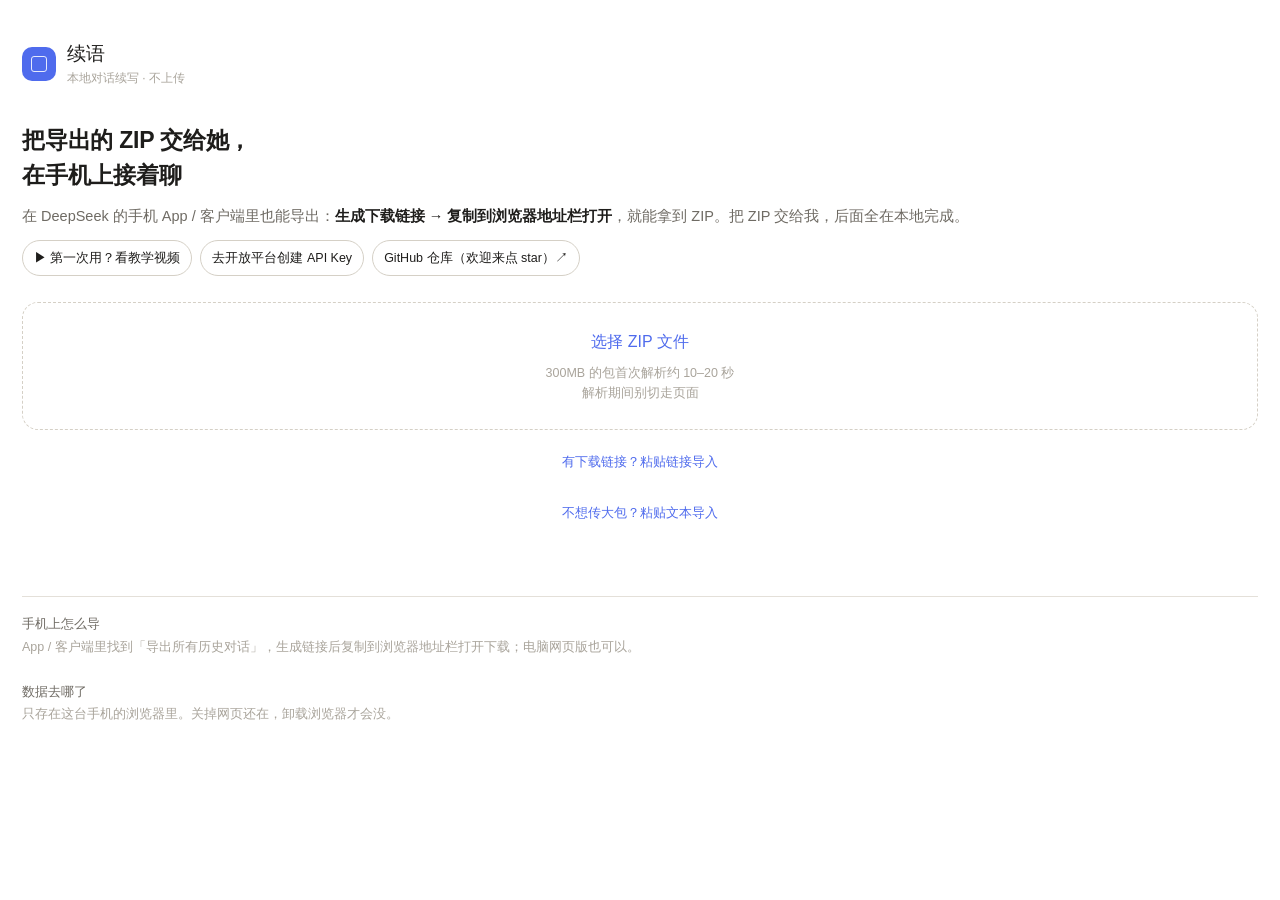
<file: mobile/index.html>
<!DOCTYPE html>
<html lang="zh-CN">
<head>
<meta charset="utf-8">
<meta name="viewport" content="width=device-width,initial-scale=1,viewport-fit=cover">
<meta name="theme-color" content="#f5f4f1">
<meta name="apple-mobile-web-app-capable" content="yes">
<title>续语 · 本地对话续写</title>
<link rel="manifest" href="manifest.webmanifest">
<link rel="stylesheet" href="vendor/katex/katex.min.css">
<link rel="stylesheet" href="style.css">
</head>
<body>
<div id="app"></div>
<script defer src="vendor/markdown-it/markdown-it.min.js"></script>
<script defer src="vendor/katex/katex.min.js"></script>
<script defer src="vendor/katex/contrib/auto-render.min.js"></script>
<script type="module" src="app.js"></script>
</body>
</html>
</file>
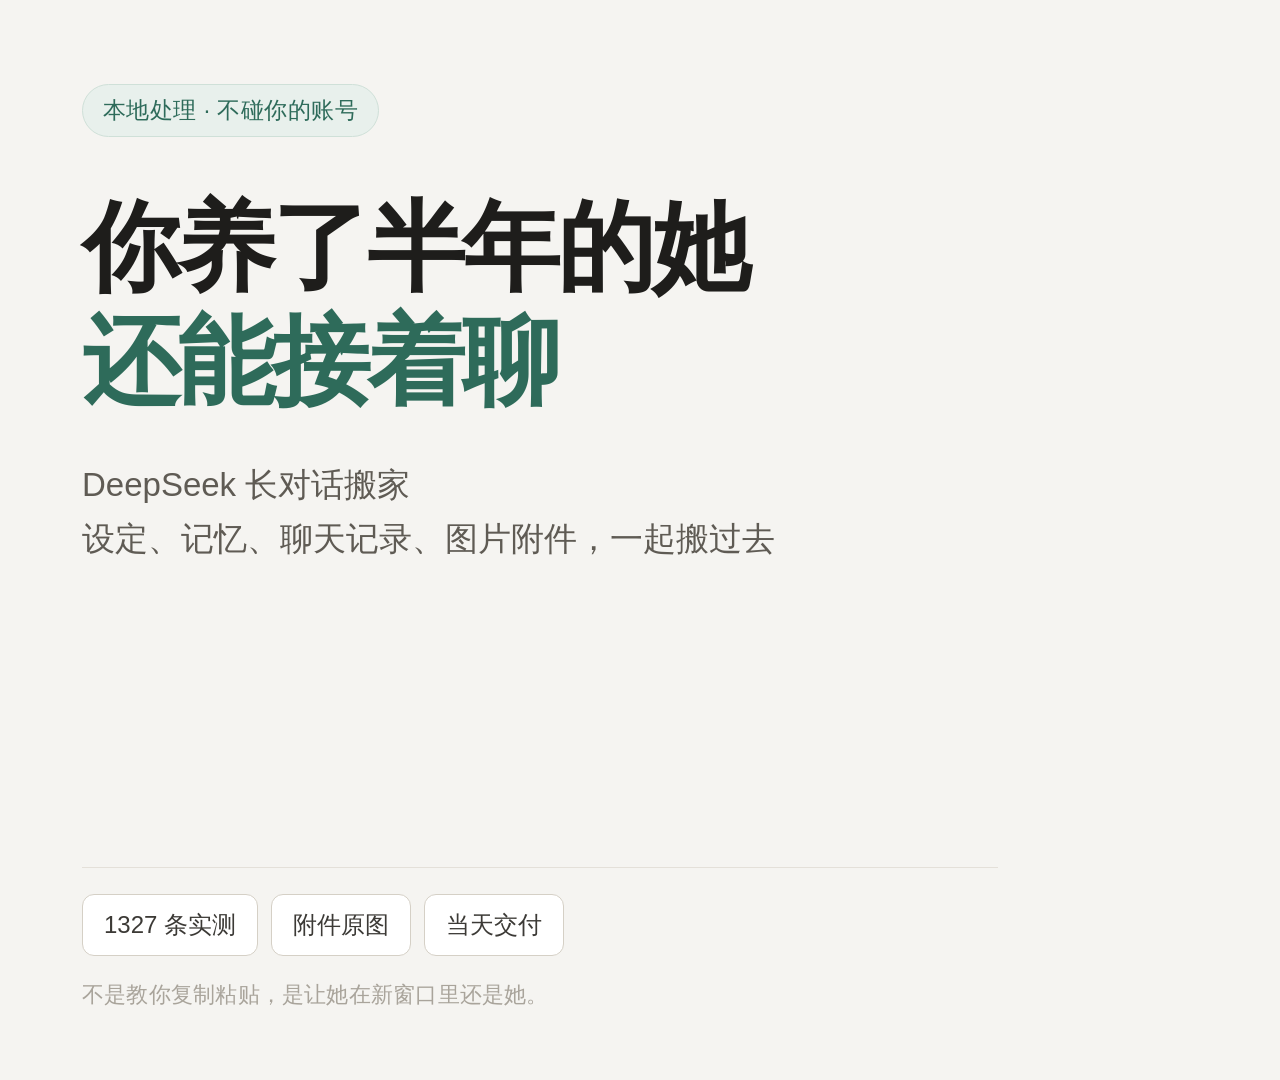
<file: listing/cover1.html>
<!DOCTYPE html>
<html lang="zh-CN"><head><meta charset="utf-8"><style>
*{margin:0;padding:0;box-sizing:border-box}
body{width:1080px;height:1080px;background:#f5f4f1;color:#1e1d1b;overflow:hidden;
  font-family:"Microsoft YaHei","PingFang SC",-apple-system,sans-serif;-webkit-font-smoothing:antialiased}
.wrap{padding:84px 82px 70px;height:100%;display:flex;flex-direction:column}
.tag{display:inline-block;font-size:23px;color:#2e6b5a;background:#e8f0ec;border:1px solid #cfe0d8;
  padding:10px 20px;border-radius:999px;letter-spacing:.02em}
h1{font-size:98px;line-height:1.16;font-weight:700;letter-spacing:-.03em;margin-top:54px}
h1 em{font-style:normal;color:#2e6b5a}
.sub{font-size:33px;line-height:1.62;color:#5f5b54;margin-top:40px}
.grow{flex:1}
.chips{display:flex;gap:13px;flex-wrap:wrap}
.chip{font-size:24px;color:#3c3a36;border:1px solid #d5d0c6;background:#fff;border-radius:12px;padding:14px 21px}
.note{font-size:22px;color:#a9a49b;margin-top:24px;letter-spacing:.01em}
.rule{height:1px;background:#e4e0d9;margin:0 0 26px}
</style></head><body>
<div class="wrap">
  <div><span class="tag">本地处理 · 不碰你的账号</span></div>
  <h1>你养了半年的她<br><em>还能接着聊</em></h1>
  <div class="sub">DeepSeek 长对话搬家<br>设定、记忆、聊天记录、图片附件，一起搬过去</div>
  <div class="grow"></div>
  <div class="rule"></div>
  <div class="chips">
    <div class="chip">1327 条实测</div>
    <div class="chip">附件原图</div>
    <div class="chip">当天交付</div>
  </div>
  <div class="note">不是教你复制粘贴，是让她在新窗口里还是她。</div>
</div>
</body></html>
</file>
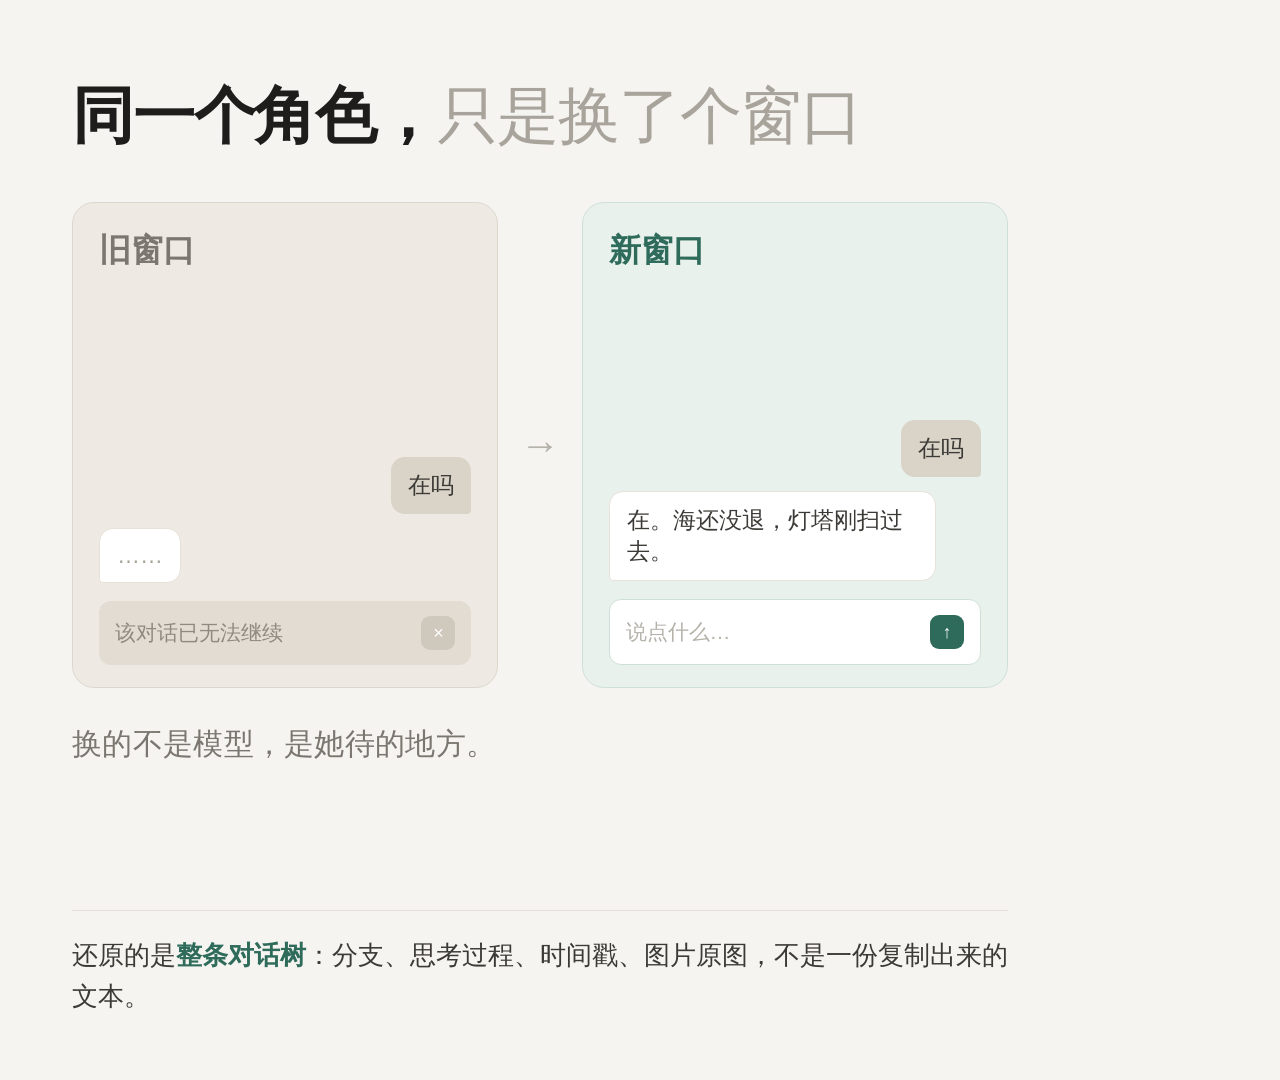
<file: listing/cover2.html>
<!DOCTYPE html>
<html lang="zh-CN"><head><meta charset="utf-8"><style>
*{margin:0;padding:0;box-sizing:border-box}
body{width:1080px;height:1080px;background:#f5f4f1;color:#1e1d1b;overflow:hidden;
  font-family:"Microsoft YaHei","PingFang SC",-apple-system,sans-serif;-webkit-font-smoothing:antialiased}
.wrap{padding:74px 72px 62px;height:100%;display:flex;flex-direction:column}
.head{font-size:62px;font-weight:700;letter-spacing:-.02em}
.head span{color:#a9a49b;font-weight:400}
.cols{display:flex;align-items:stretch;gap:14px;margin-top:44px}
.col{width:432px;min-height:486px;border-radius:22px;padding:26px 26px 22px;display:flex;flex-direction:column}
.col.bad{background:#eeeae3;border:1px solid #ddd8ce}
.col.good{background:#e9f1ed;border:1px solid #cfe0d8}
.ct{font-size:32px;font-weight:700;margin-bottom:22px}
.col.bad .ct{color:#7b7770}
.col.good .ct{color:#2e6b5a}
.chat{flex:1;display:flex;flex-direction:column;justify-content:flex-end;gap:14px}
.u{align-self:flex-end;background:#d9d3c8;color:#3c3a36;border-radius:14px 14px 4px 14px;
  padding:13px 17px;font-size:23px;max-width:86%}
.a{align-self:flex-start;background:#fff;color:#3c3a36;border-radius:14px 14px 14px 4px;
  padding:13px 17px;font-size:23px;max-width:88%;border:1px solid #e6e2da}
.col.bad .a{color:#a9a49b}
.inp{margin-top:18px;border-radius:12px;padding:15px 16px;font-size:21px;display:flex;
  align-items:center;justify-content:space-between;gap:10px}
.col.bad .inp{background:#e2dcd2;color:#8f8a80}
.col.good .inp{background:#fff;border:1px solid #cfe0d8;color:#b4b2a9}
.send{width:34px;height:34px;border-radius:9px;display:flex;align-items:center;justify-content:center;font-size:18px}
.col.bad .send{background:#cfc8bc;color:#fff}
.col.good .send{background:#2e6b5a;color:#fff}
.arrow{width:56px;display:flex;align-items:center;justify-content:center;font-size:40px;color:#b4b2a9}
.mid{font-size:30px;color:#7b7770;margin-top:36px;letter-spacing:.01em}
.grow{flex:1}
.foot{font-size:26px;color:#3c3a36;border-top:1px solid #e4e0d9;padding-top:24px;line-height:1.6}
.foot b{color:#2e6b5a;font-weight:600}
</style></head><body>
<div class="wrap">
  <div class="head">同一个角色，<span>只是换了个窗口</span></div>
  <div class="cols">
    <div class="col bad">
      <div class="ct">旧窗口</div>
      <div class="chat">
        <div class="u">在吗</div>
        <div class="a">……</div>
      </div>
      <div class="inp"><span>该对话已无法继续</span><span class="send">×</span></div>
    </div>
    <div class="arrow">→</div>
    <div class="col good">
      <div class="ct">新窗口</div>
      <div class="chat">
        <div class="u">在吗</div>
        <div class="a">在。海还没退，灯塔刚扫过去。</div>
      </div>
      <div class="inp"><span>说点什么…</span><span class="send">↑</span></div>
    </div>
  </div>
  <div class="mid">换的不是模型，是她待的地方。</div>
  <div class="grow"></div>
  <div class="foot">还原的是<b>整条对话树</b>：分支、思考过程、时间戳、图片原图，不是一份复制出来的文本。</div>
</div>
</body></html>
</file>
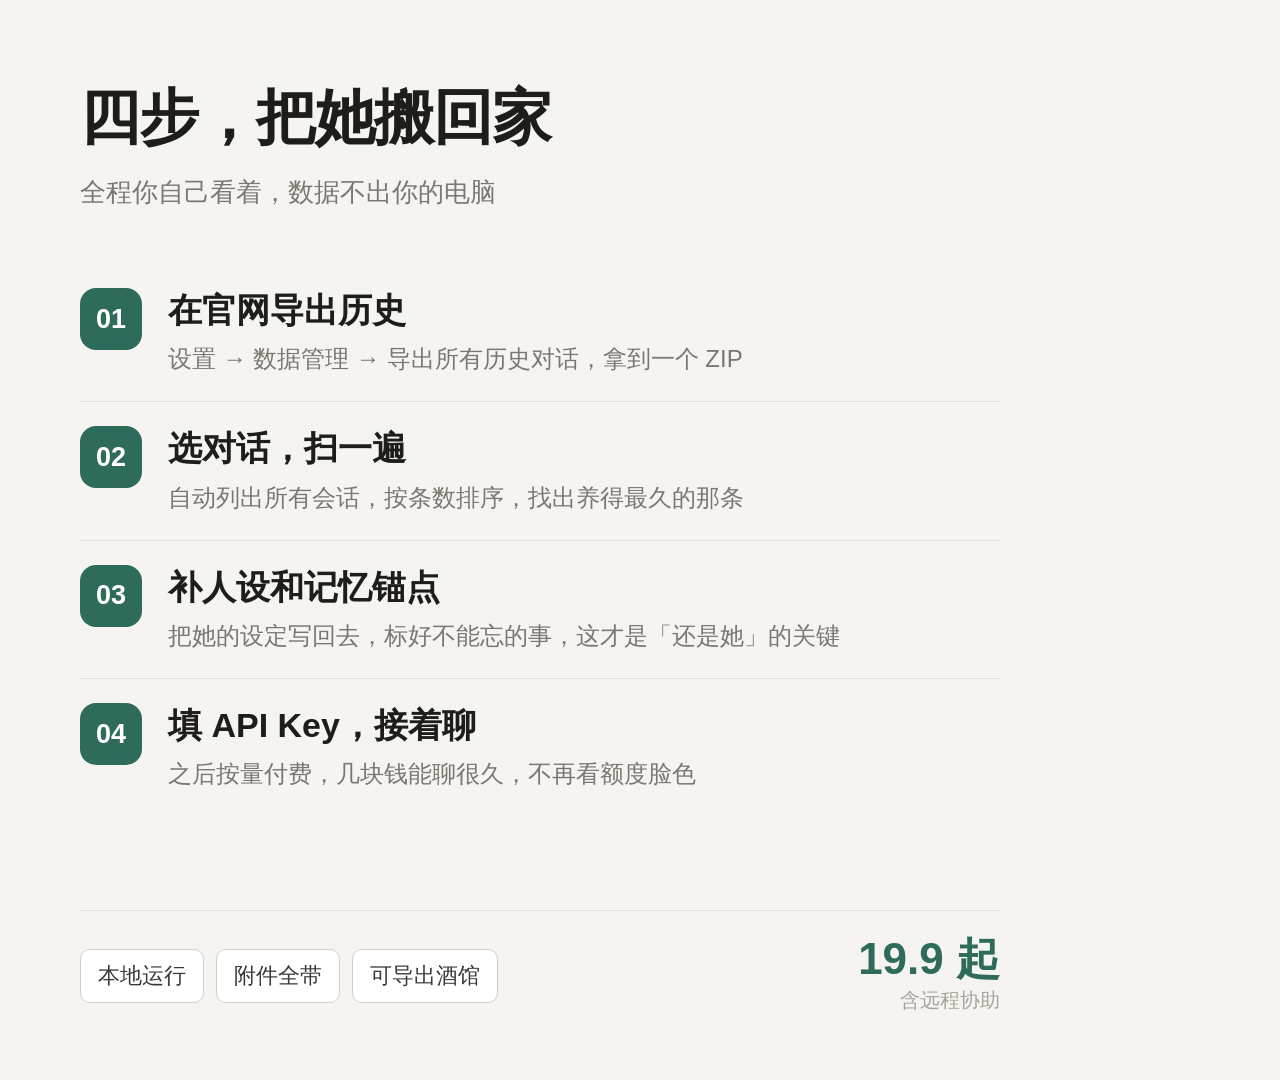
<file: listing/cover3.html>
<!DOCTYPE html>
<html lang="zh-CN"><head><meta charset="utf-8"><style>
*{margin:0;padding:0;box-sizing:border-box}
body{width:1080px;height:1080px;background:#f5f4f1;color:#1e1d1b;overflow:hidden;
  font-family:"Microsoft YaHei","PingFang SC",-apple-system,sans-serif;-webkit-font-smoothing:antialiased}
.wrap{padding:78px 80px 66px;height:100%;display:flex;flex-direction:column}
.head{font-size:60px;font-weight:700;letter-spacing:-.02em}
.sub{font-size:26px;color:#7b7770;margin-top:16px}
.steps{margin-top:54px}
.step{display:flex;align-items:flex-start;gap:26px;padding:24px 0;border-bottom:1px solid #e4e0d9}
.step:last-child{border-bottom:0}
.num{width:62px;height:62px;flex:none;border-radius:16px;background:#2e6b5a;color:#fff;
  display:flex;align-items:center;justify-content:center;font-size:27px;font-weight:700}
.st{font-size:34px;font-weight:600;line-height:1.3}
.sd{font-size:24px;color:#7b7770;margin-top:8px;line-height:1.55}
.grow{flex:1}
.bar{display:flex;align-items:center;justify-content:space-between;border-top:1px solid #e4e0d9;padding-top:26px}
.badges{display:flex;gap:12px}
.b{font-size:22px;color:#3c3a36;border:1px solid #d5d0c6;background:#fff;border-radius:10px;padding:11px 17px}
.price{text-align:right}
.price .p{font-size:44px;font-weight:700;color:#2e6b5a;line-height:1}
.price .pl{font-size:20px;color:#a9a49b;margin-top:6px}
</style></head><body>
<div class="wrap">
  <div class="head">四步，把她搬回家</div>
  <div class="sub">全程你自己看着，数据不出你的电脑</div>
  <div class="steps">
    <div class="step">
      <div class="num">01</div>
      <div><div class="st">在官网导出历史</div>
        <div class="sd">设置 → 数据管理 → 导出所有历史对话，拿到一个 ZIP</div></div>
    </div>
    <div class="step">
      <div class="num">02</div>
      <div><div class="st">选对话，扫一遍</div>
        <div class="sd">自动列出所有会话，按条数排序，找出养得最久的那条</div></div>
    </div>
    <div class="step">
      <div class="num">03</div>
      <div><div class="st">补人设和记忆锚点</div>
        <div class="sd">把她的设定写回去，标好不能忘的事，这才是「还是她」的关键</div></div>
    </div>
    <div class="step">
      <div class="num">04</div>
      <div><div class="st">填 API Key，接着聊</div>
        <div class="sd">之后按量付费，几块钱能聊很久，不再看额度脸色</div></div>
    </div>
  </div>
  <div class="grow"></div>
  <div class="bar">
    <div class="badges"><div class="b">本地运行</div><div class="b">附件全带</div><div class="b">可导出酒馆</div></div>
    <div class="price"><div class="p">19.9 起</div><div class="pl">含远程协助</div></div>
  </div>
</div>
</body></html>
</file>
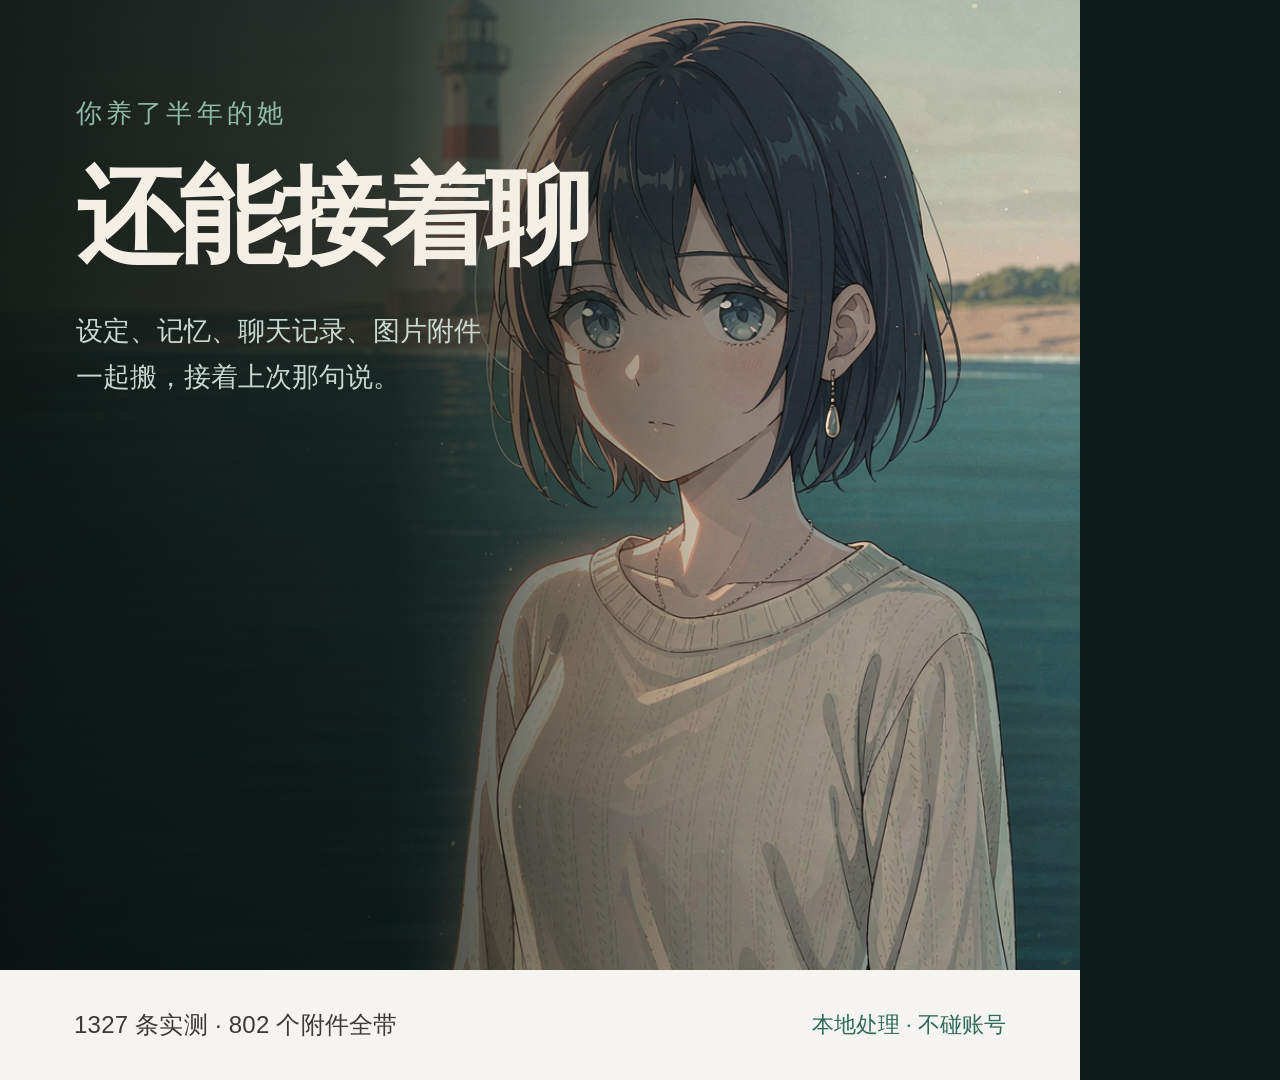
<file: listing/cover4-her.html>
<!DOCTYPE html>
<html lang="zh-CN"><head><meta charset="utf-8"><style>
*{margin:0;padding:0;box-sizing:border-box}
body{width:1080px;height:1080px;background:#0e1c1a;overflow:hidden;
  font-family:"Microsoft YaHei","PingFang SC",-apple-system,sans-serif;-webkit-font-smoothing:antialiased;position:relative}
.art{position:absolute;left:0;top:0;width:1080px;height:970px;overflow:hidden}
.art img{width:1080px;display:block}
.scrim{position:absolute;left:0;top:0;width:1080px;height:970px;
  background:linear-gradient(90deg,rgba(8,18,16,.94) 0%,rgba(8,18,16,.82) 36%,rgba(8,18,16,.20) 64%,rgba(8,18,16,0) 80%)}
.content{position:absolute;left:76px;top:96px;width:562px;color:#f4efe4}
.kicker{font-size:26px;letter-spacing:.16em;color:#8fb9a9}
h1{font-size:106px;line-height:1.12;font-weight:700;letter-spacing:-.035em;margin-top:26px}
.desc{font-size:27px;line-height:1.72;color:#c8d9d2;margin-top:32px}
.footer{position:absolute;left:0;bottom:0;width:1080px;height:110px;background:#f5f4f1;
  display:flex;align-items:center;justify-content:space-between;padding:0 74px}
.fl{font-size:24px;color:#3c3a36;letter-spacing:.01em}
.fr{font-size:22px;color:#2e6b5a}
</style></head><body>
<div class="art"><img src="art/art1.png"></div>
<div class="scrim"></div>
<div class="content">
  <div class="kicker">你养了半年的她</div>
  <h1>还能接着聊</h1>
  <div class="desc">设定、记忆、聊天记录、图片附件<br>一起搬，接着上次那句说。</div>
</div>
<div class="footer">
  <div class="fl">1327 条实测 · 802 个附件全带</div>
  <div class="fr">本地处理 · 不碰账号</div>
</div>
</body></html>
</file>
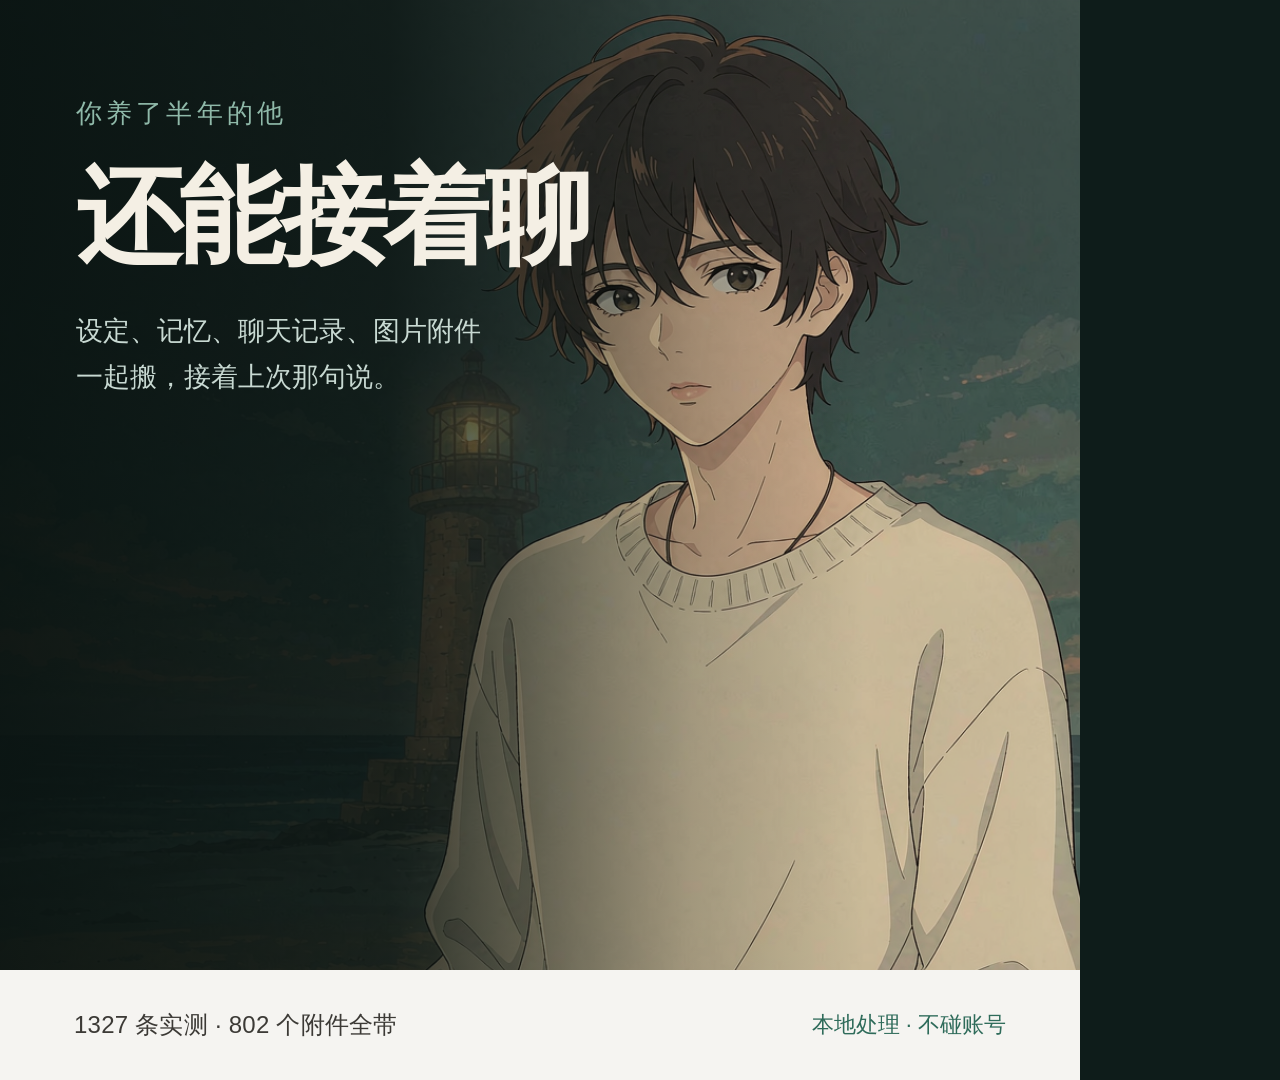
<file: listing/cover4-his.html>
<!DOCTYPE html>
<html lang="zh-CN"><head><meta charset="utf-8"><style>
*{margin:0;padding:0;box-sizing:border-box}
body{width:1080px;height:1080px;background:#0e1c1a;overflow:hidden;
  font-family:"Microsoft YaHei","PingFang SC",-apple-system,sans-serif;-webkit-font-smoothing:antialiased;position:relative}
.art{position:absolute;left:0;top:0;width:1080px;height:970px;overflow:hidden}
.art img{width:1080px;display:block}
.scrim{position:absolute;left:0;top:0;width:1080px;height:970px;
  background:linear-gradient(90deg,rgba(8,18,16,.94) 0%,rgba(8,18,16,.82) 36%,rgba(8,18,16,.20) 64%,rgba(8,18,16,0) 80%)}
.content{position:absolute;left:76px;top:96px;width:562px;color:#f4efe4}
.kicker{font-size:26px;letter-spacing:.16em;color:#8fb9a9}
h1{font-size:106px;line-height:1.12;font-weight:700;letter-spacing:-.035em;margin-top:26px}
.desc{font-size:27px;line-height:1.72;color:#c8d9d2;margin-top:32px}
.footer{position:absolute;left:0;bottom:0;width:1080px;height:110px;background:#f5f4f1;
  display:flex;align-items:center;justify-content:space-between;padding:0 74px}
.fl{font-size:24px;color:#3c3a36;letter-spacing:.01em}
.fr{font-size:22px;color:#2e6b5a}
</style></head><body>
<div class="art"><img src="art/art3.png"></div>
<div class="scrim"></div>
<div class="content">
  <div class="kicker">你养了半年的他</div>
  <h1>还能接着聊</h1>
  <div class="desc">设定、记忆、聊天记录、图片附件<br>一起搬，接着上次那句说。</div>
</div>
<div class="footer">
  <div class="fl">1327 条实测 · 802 个附件全带</div>
  <div class="fr">本地处理 · 不碰账号</div>
</div>
</body></html>
</file>
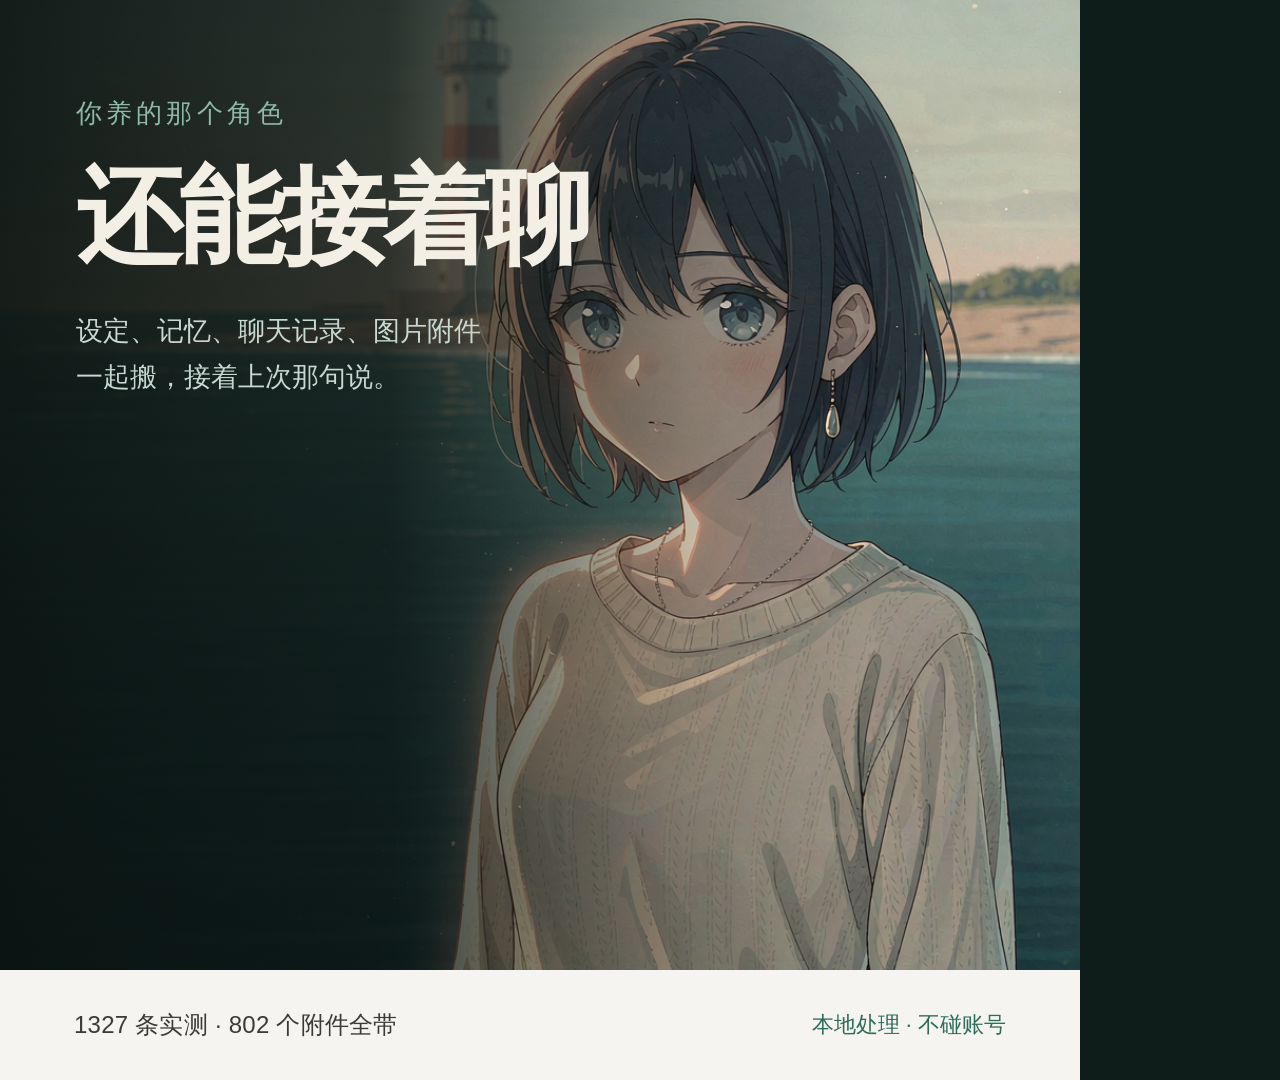
<file: listing/cover4.html>
<!DOCTYPE html>
<html lang="zh-CN"><head><meta charset="utf-8"><style>
*{margin:0;padding:0;box-sizing:border-box}
body{width:1080px;height:1080px;background:#0e1c1a;overflow:hidden;
  font-family:"Microsoft YaHei","PingFang SC",-apple-system,sans-serif;-webkit-font-smoothing:antialiased;position:relative}
.art{position:absolute;left:0;top:0;width:1080px;height:970px;overflow:hidden}
.art img{width:1080px;display:block}
.scrim{position:absolute;left:0;top:0;width:1080px;height:970px;
  background:linear-gradient(90deg,rgba(8,18,16,.94) 0%,rgba(8,18,16,.82) 36%,rgba(8,18,16,.20) 64%,rgba(8,18,16,0) 80%)}
.content{position:absolute;left:76px;top:96px;width:562px;color:#f4efe4}
.kicker{font-size:26px;letter-spacing:.16em;color:#8fb9a9}
h1{font-size:106px;line-height:1.12;font-weight:700;letter-spacing:-.035em;margin-top:26px}
.desc{font-size:27px;line-height:1.72;color:#c8d9d2;margin-top:32px}
.footer{position:absolute;left:0;bottom:0;width:1080px;height:110px;background:#f5f4f1;
  display:flex;align-items:center;justify-content:space-between;padding:0 74px}
.fl{font-size:24px;color:#3c3a36;letter-spacing:.01em}
.fr{font-size:22px;color:#2e6b5a}
</style></head><body>
<div class="art"><img src="art/art1.png"></div>
<div class="scrim"></div>
<div class="content">
  <div class="kicker">你养的那个角色</div>
  <h1>还能接着聊</h1>
  <div class="desc">设定、记忆、聊天记录、图片附件<br>一起搬，接着上次那句说。</div>
</div>
<div class="footer">
  <div class="fl">1327 条实测 · 802 个附件全带</div>
  <div class="fr">本地处理 · 不碰账号</div>
</div>
</body></html>
</file>
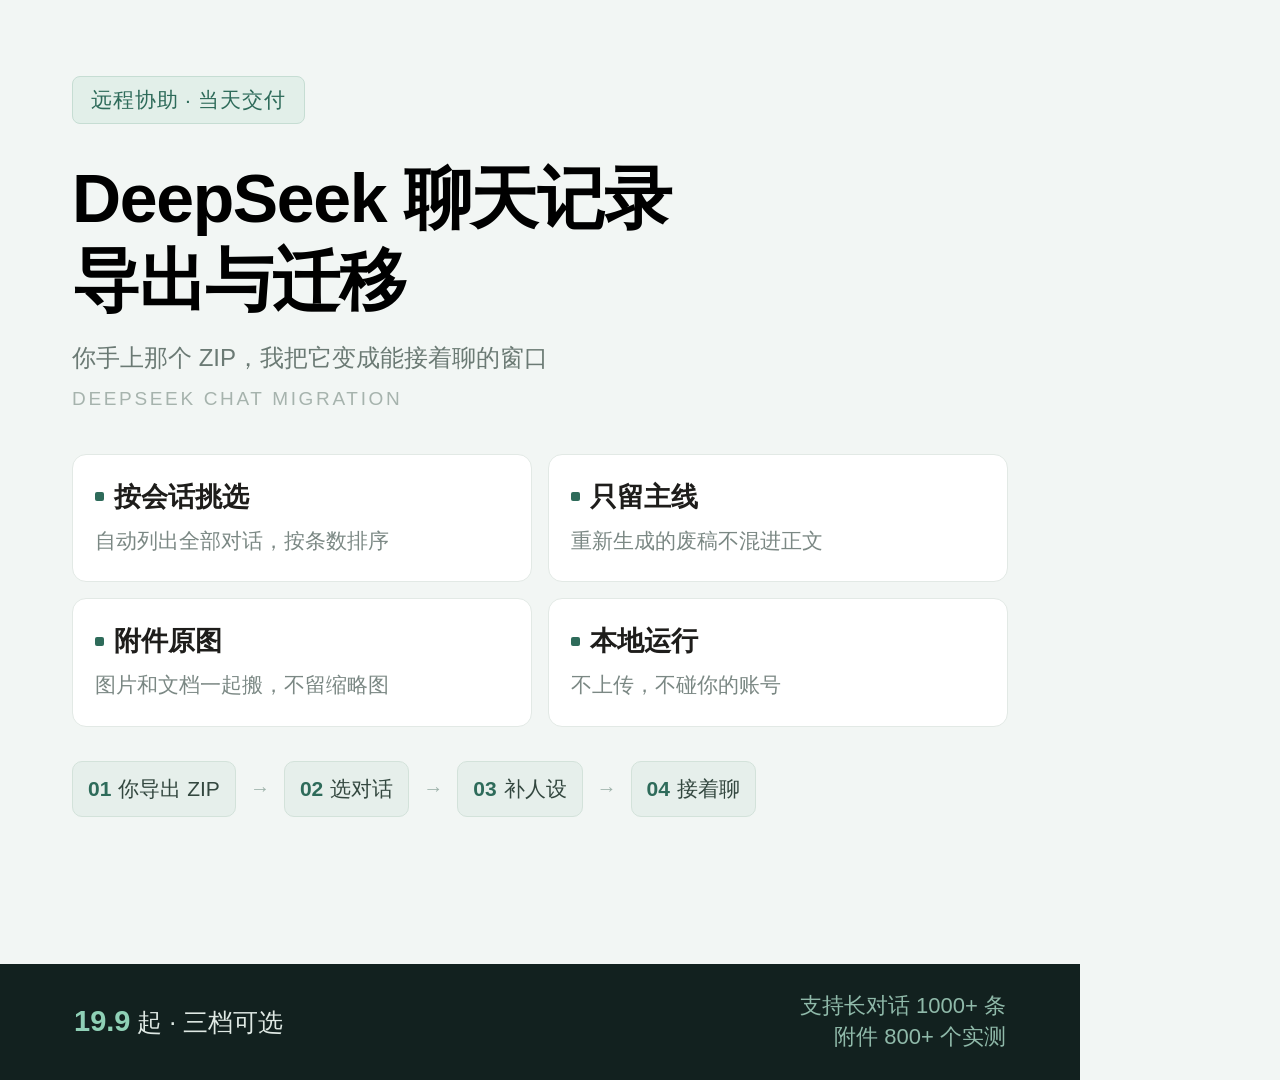
<file: listing/cover5.html>
<!DOCTYPE html>
<html lang="zh-CN"><head><meta charset="utf-8"><style>
*{margin:0;padding:0;box-sizing:border-box}
body{width:1080px;height:1080px;background:#f2f6f4;overflow:hidden;display:flex;flex-direction:column;
  font-family:"Microsoft YaHei","PingFang SC",-apple-system,sans-serif;-webkit-font-smoothing:antialiased}
.wrap{padding:76px 72px 0;flex:1;min-height:0;display:flex;flex-direction:column}
.badge{display:inline-block;font-size:21px;color:#2e6b5a;background:#e2efe9;border:1px solid #c6ddd3;
  padding:9px 18px;border-radius:8px;letter-spacing:.04em;align-self:flex-start}
h1{font-size:68px;line-height:1.2;font-weight:700;letter-spacing:-.02em;margin-top:34px}
.sub{font-size:24px;color:#6b7a74;line-height:1.6;margin-top:18px}
.en{font-size:19px;color:#a6b3ad;letter-spacing:.14em;margin-top:10px}
.grid{display:grid;grid-template-columns:1fr 1fr;gap:16px;margin-top:44px}
.card{background:#fff;border:1px solid #e2e9e5;border-radius:14px;padding:24px 22px}
.card .t{font-size:27px;font-weight:600;color:#1e1d1b;display:flex;align-items:center;gap:10px}
.card .t i{width:9px;height:9px;background:#2e6b5a;border-radius:2px;display:inline-block}
.card .d{font-size:21px;color:#7b8884;line-height:1.55;margin-top:10px}
.flows{display:flex;align-items:center;gap:14px;margin-top:34px}
.flow{background:#e6efeb;border:1px solid #d3e2da;border-radius:10px;padding:13px 15px;font-size:21px;color:#33473f;white-space:nowrap}
.flow b{color:#2e6b5a;font-weight:700;margin-right:7px}
.fa{color:#9fb3ab;font-size:20px}
.grow{flex:1}
.bar{flex:none;width:100%;height:116px;background:#12211f;display:flex;
  align-items:center;justify-content:space-between;padding:0 74px}
.bl{font-size:25px;color:#dfe9e4}
.bl b{color:#8fd0b6;font-weight:600;font-size:29px}
.br{font-size:22px;color:#8fb9a9;text-align:right;line-height:1.4}
</style></head><body>
<div class="wrap">
  <div class="badge">远程协助 · 当天交付</div>
  <h1>DeepSeek 聊天记录<br>导出与迁移</h1>
  <div class="sub">你手上那个 ZIP，我把它变成能接着聊的窗口</div>
  <div class="en">DEEPSEEK CHAT MIGRATION</div>

  <div class="grid">
    <div class="card"><div class="t"><i></i>按会话挑选</div><div class="d">自动列出全部对话，按条数排序</div></div>
    <div class="card"><div class="t"><i></i>只留主线</div><div class="d">重新生成的废稿不混进正文</div></div>
    <div class="card"><div class="t"><i></i>附件原图</div><div class="d">图片和文档一起搬，不留缩略图</div></div>
    <div class="card"><div class="t"><i></i>本地运行</div><div class="d">不上传，不碰你的账号</div></div>
  </div>

  <div class="flows">
    <div class="flow"><b>01</b>你导出 ZIP</div>
    <div class="fa">→</div>
    <div class="flow"><b>02</b>选对话</div>
    <div class="fa">→</div>
    <div class="flow"><b>03</b>补人设</div>
    <div class="fa">→</div>
    <div class="flow"><b>04</b>接着聊</div>
  </div>
  <div class="grow"></div>
</div>
<div class="bar">
  <div class="bl"><b>19.9</b> 起 · 三档可选</div>
  <div class="br">支持长对话 1000+ 条<br>附件 800+ 个实测</div>
</div>
</body></html>
</file>
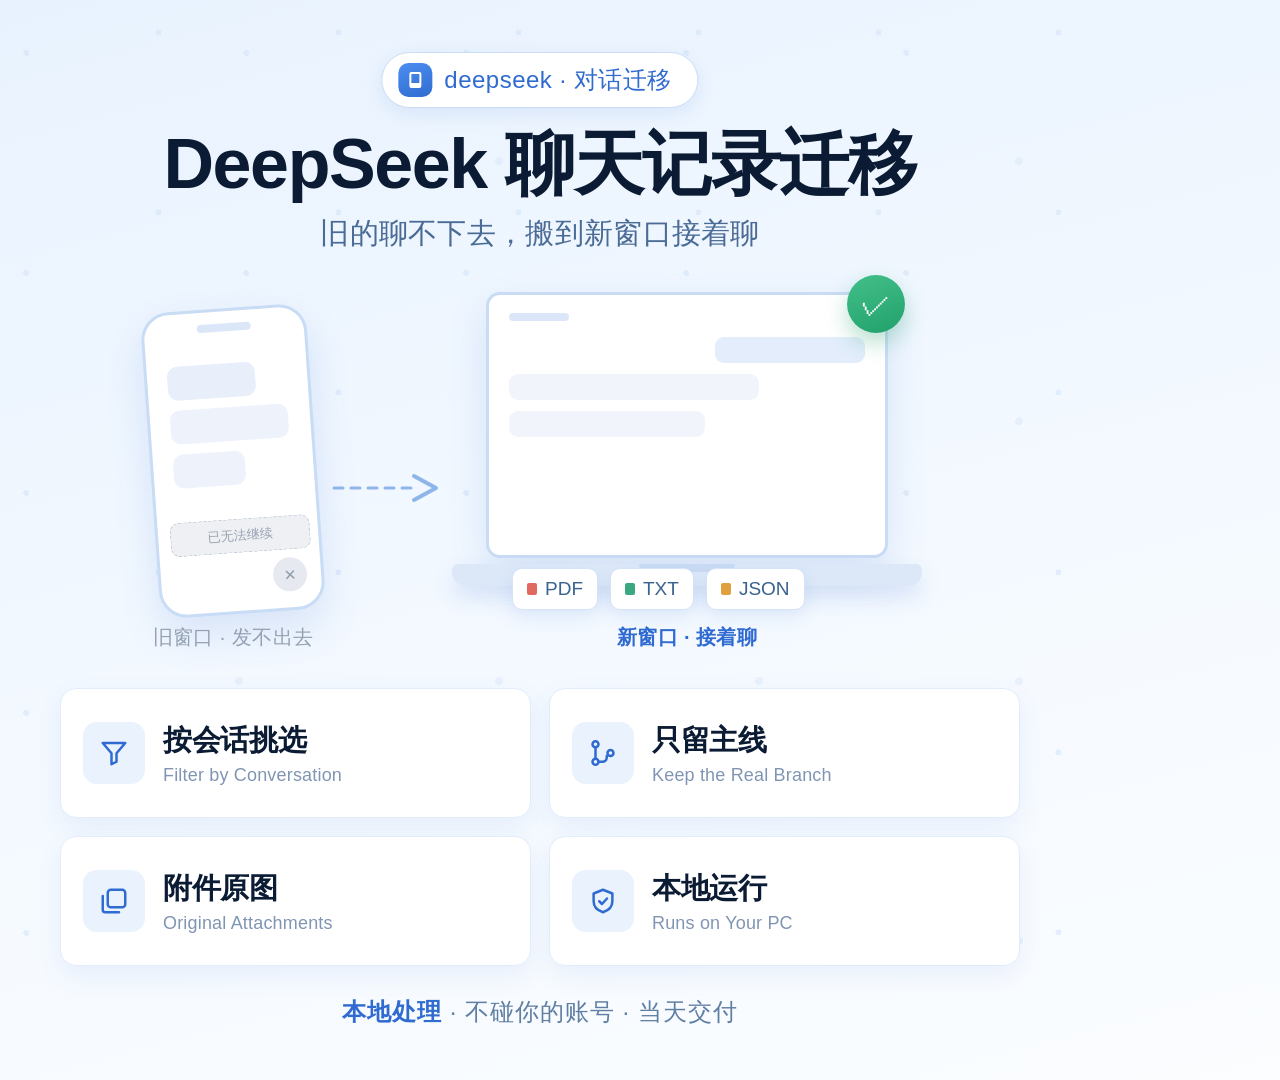
<file: listing/cover6.html>
<!DOCTYPE html>
<html lang="zh-CN"><head><meta charset="utf-8"><style>
*{margin:0;padding:0;box-sizing:border-box}
body{width:1080px;height:1080px;overflow:hidden;color:#0b1b33;
  font-family:"Microsoft YaHei","PingFang SC",-apple-system,sans-serif;-webkit-font-smoothing:antialiased;
  background:linear-gradient(165deg,#e8f2fe 0%,#f2f8ff 46%,#fbfdff 100%);position:relative}
.circuit{position:absolute;inset:0;opacity:.5;background-image:
  radial-gradient(circle at 12% 24%,#cfe3fa 0 3px,transparent 3px),
  radial-gradient(circle at 88% 18%,#cfe3fa 0 3px,transparent 3px),
  radial-gradient(circle at 92% 62%,#dbe9fb 0 4px,transparent 4px);
  background-size:220px 220px,180px 180px,260px 260px}
.badge{position:absolute;top:52px;left:50%;transform:translateX(-50%);
  background:#fff;border:1.5px solid #cbdcf5;border-radius:999px;padding:10px 26px 10px 16px;
  display:flex;align-items:center;gap:12px;box-shadow:0 6px 18px rgba(47,107,208,.10)}
.mark{width:34px;height:34px;border-radius:10px;background:linear-gradient(160deg,#4d8ef0,#2f6bd0);
  display:flex;align-items:center;justify-content:center}
.mark i{width:12px;height:16px;border:2.5px solid #fff;border-radius:2px;display:block;border-bottom-width:5px}
.bt{font-size:24px;color:#2f6bd0;letter-spacing:.02em}
h1{position:absolute;top:126px;left:0;width:100%;text-align:center;font-size:70px;
  font-weight:800;letter-spacing:-.02em;line-height:1.1}
.sub{position:absolute;top:214px;left:0;width:100%;text-align:center;font-size:29px;color:#4a6b96;letter-spacing:.01em}

.stage{position:absolute;left:0;top:272px;width:1080px;height:410px}
.phone{position:absolute;left:150px;top:36px;width:166px;height:306px;background:#fff;
  border:3px solid #c9dcf6;border-radius:28px;box-shadow:0 18px 40px rgba(47,107,208,.14);transform:rotate(-4deg)}
.notch{position:absolute;left:50%;top:12px;transform:translateX(-50%);width:54px;height:8px;border-radius:99px;background:#dbe7f8}
.pb{position:absolute;border-radius:10px}
.pb.a{left:20px;top:52px;width:88px;height:34px;background:#e8effa}
.pb.b{left:20px;top:96px;width:118px;height:34px;background:#eef3fb}
.pb.c{left:20px;top:140px;width:72px;height:34px;background:#eef3fb}
.pdead{position:absolute;left:12px;bottom:58px;width:140px;height:34px;border-radius:9px;
  background:#eef0f3;border:1.5px dashed #c3ccd8;color:#98a3b2;font-size:13px;
  display:flex;align-items:center;justify-content:center}
.px{position:absolute;right:14px;bottom:16px;width:34px;height:34px;border-radius:50%;
  background:#e6eaf0;color:#8d99a9;font-size:20px;display:flex;align-items:center;justify-content:center}

.laptop{position:absolute;left:452px;top:20px;width:470px;height:330px}
.screen{position:absolute;left:34px;top:0;width:402px;height:266px;background:#fff;
  border:3px solid #c9dcf6;border-radius:14px;box-shadow:0 18px 40px rgba(47,107,208,.14);padding:18px 20px}
.bar{width:60px;height:8px;border-radius:99px;background:#dbe7f8;margin-bottom:16px}
.lm{border-radius:9px;margin-bottom:11px}
.lm.u{margin-left:auto;width:150px;height:26px;background:#e3edfc}
.lm.a{width:250px;height:26px;background:#f1f5fb}
.lm.a2{width:196px;height:26px;background:#f1f5fb}
.check{position:absolute;right:-20px;top:-20px;width:58px;height:58px;border-radius:50%;
  background:linear-gradient(160deg,#43c08a,#22a06b);color:#fff;font-size:30px;
  display:flex;align-items:center;justify-content:center;box-shadow:0 10px 22px rgba(34,160,107,.32)}
.base{position:absolute;left:0;bottom:36px;width:470px;height:22px;border-radius:6px 6px 14px 14px;
  background:#dce8f8;box-shadow:0 10px 22px rgba(47,107,208,.16)}
.base::after{content:"";position:absolute;left:50%;top:0;transform:translateX(-50%);
  width:96px;height:8px;border-radius:0 0 8px 8px;background:#c9dbf3}

.chips{position:absolute;left:512px;top:296px;display:flex;gap:12px}
.chip{background:#fff;border:1.5px solid #d6e4f8;border-radius:10px;padding:9px 14px;font-size:19px;
  color:#39628f;box-shadow:0 8px 18px rgba(47,107,208,.10);display:flex;align-items:center;gap:8px}
.chip b{width:10px;height:12px;border-radius:2px;display:block}
.pdf b{background:#e06a5f}.txt b{background:#3aa981}.json b{background:#e0a03f}

.flowarrow{position:absolute;left:330px;top:186px}

.grid{position:absolute;left:60px;top:688px;width:960px;display:grid;grid-template-columns:1fr 1fr;gap:18px}
.card{background:#fff;border:1.5px solid #e2ecfb;border-radius:16px;padding:22px;min-height:130px;
  display:flex;align-items:center;gap:18px;box-shadow:0 10px 26px rgba(47,107,208,.08)}
.ic{width:62px;height:62px;flex:none;border-radius:14px;background:#eaf2fd;display:flex;
  align-items:center;justify-content:center}
.ct{font-size:29px;font-weight:700;letter-spacing:-.01em}
.ce{font-size:18px;color:#8095b3;margin-top:4px;letter-spacing:.01em}
.cap{position:absolute;top:352px;font-size:20px;letter-spacing:.02em;text-align:center}
.cap.old{left:150px;width:166px;color:#93a1b3}
.cap.new{left:452px;width:470px;color:#2f6bd0;font-weight:700}
.foot{position:absolute;left:0;top:996px;width:100%;text-align:center;font-size:24px;color:#5f7ea3;letter-spacing:.04em}
.foot b{color:#2f6bd0;font-weight:700}
</style></head><body>
<div class="circuit"></div>

<div class="badge"><span class="mark"><i></i></span><span class="bt">deepseek · 对话迁移</span></div>
<h1>DeepSeek 聊天记录迁移</h1>
<div class="sub">旧的聊不下去，搬到新窗口接着聊</div>

<div class="stage">
  <div class="phone">
    <div class="notch"></div>
    <div class="pb a"></div><div class="pb b"></div><div class="pb c"></div>
    <div class="pdead">已无法继续</div>
    <div class="px">×</div>
  </div>

  <svg class="flowarrow" width="120" height="60" viewBox="0 0 120 60">
    <path d="M4 30 H84" stroke="#8fb6ea" stroke-width="3" stroke-dasharray="9 8" fill="none" stroke-linecap="round"/>
    <path d="M84 18 L106 30 L84 42" stroke="#8fb6ea" stroke-width="4" fill="none" stroke-linecap="round" stroke-linejoin="round"/>
  </svg>

  <div class="laptop">
    <div class="screen">
      <div class="bar"></div>
      <div class="lm u"></div>
      <div class="lm a"></div>
      <div class="lm a2"></div>
      <div class="check">✓</div>
    </div>
    <div class="base"></div>
  </div>

  <div class="cap old">旧窗口 · 发不出去</div>
  <div class="cap new">新窗口 · 接着聊</div>

  <div class="chips">
    <div class="chip pdf"><b></b>PDF</div>
    <div class="chip txt"><b></b>TXT</div>
    <div class="chip json"><b></b>JSON</div>
  </div>
</div>

<div class="grid">
  <div class="card">
    <div class="ic"><svg width="30" height="30" viewBox="0 0 24 24" fill="none" stroke="#2f6bd0" stroke-width="2" stroke-linecap="round" stroke-linejoin="round"><path d="M3 4h18l-7 8.2V19l-4 2v-8.8z"/></svg></div>
    <div><div class="ct">按会话挑选</div><div class="ce">Filter by Conversation</div></div>
  </div>
  <div class="card">
    <div class="ic"><svg width="30" height="30" viewBox="0 0 24 24" fill="none" stroke="#2f6bd0" stroke-width="2" stroke-linecap="round" stroke-linejoin="round"><circle cx="6" cy="5" r="2.4"/><circle cx="6" cy="19" r="2.4"/><circle cx="18" cy="12" r="2.4"/><path d="M6 7.4v9.2M8.4 19h3.2a3.4 3.4 0 0 0 3.4-3.4v-1.2"/></svg></div>
    <div><div class="ct">只留主线</div><div class="ce">Keep the Real Branch</div></div>
  </div>
  <div class="card">
    <div class="ic"><svg width="30" height="30" viewBox="0 0 24 24" fill="none" stroke="#2f6bd0" stroke-width="2" stroke-linecap="round" stroke-linejoin="round"><rect x="7" y="3" width="14" height="14" rx="2.5"/><path d="M3 8v11a2 2 0 0 0 2 2h11"/></svg></div>
    <div><div class="ct">附件原图</div><div class="ce">Original Attachments</div></div>
  </div>
  <div class="card">
    <div class="ic"><svg width="30" height="30" viewBox="0 0 24 24" fill="none" stroke="#2f6bd0" stroke-width="2" stroke-linecap="round" stroke-linejoin="round"><path d="M12 3l7.5 3v6.2c0 4.3-3.1 7.4-7.5 8.8-4.4-1.4-7.5-4.5-7.5-8.8V6z"/><path d="M9 12.2l2.2 2.2 4-4.4"/></svg></div>
    <div><div class="ct">本地运行</div><div class="ce">Runs on Your PC</div></div>
  </div>
</div>
<div class="foot"><b>本地处理</b> · 不碰你的账号 · 当天交付</div>
</body></html>
</file>
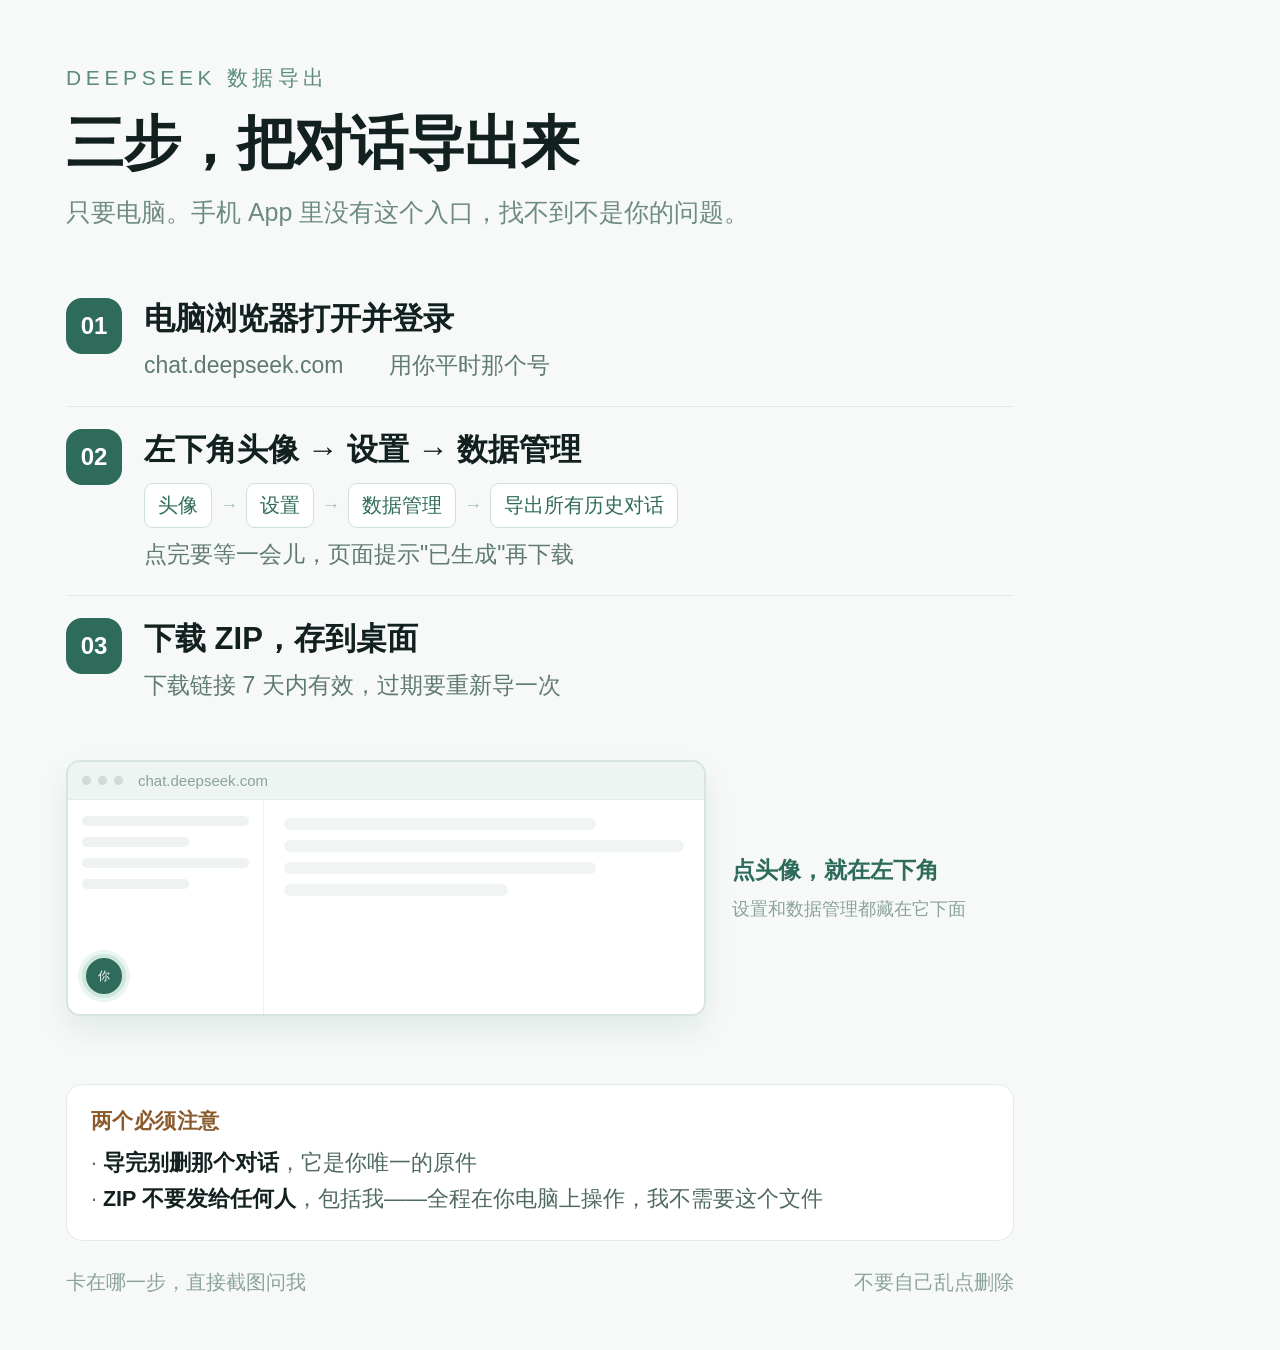
<file: listing/tutorial.html>
<!DOCTYPE html>
<html lang="zh-CN"><head><meta charset="utf-8"><style>
*{margin:0;padding:0;box-sizing:border-box}
body{width:1080px;height:1350px;background:#f6f9f8;overflow:hidden;color:#12211f;
  font-family:"Microsoft YaHei","PingFang SC",-apple-system,sans-serif;-webkit-font-smoothing:antialiased}
.wrap{padding:64px 66px 54px;height:100%;display:flex;flex-direction:column}
.kicker{font-size:21px;letter-spacing:.22em;color:#5c8a7d}
h1{font-size:58px;font-weight:800;letter-spacing:-.02em;margin-top:16px;line-height:1.2}
.sub{font-size:25px;color:#6d8b82;margin-top:14px;line-height:1.6}

.steps{margin-top:44px}
.step{display:flex;gap:22px;padding:22px 0;border-bottom:1px solid #e2ebe7}
.step:last-child{border-bottom:0}
.num{width:56px;height:56px;flex:none;border-radius:16px;background:#2e6b5a;color:#fff;
  display:flex;align-items:center;justify-content:center;font-size:24px;font-weight:700}
.st{font-size:31px;font-weight:700;line-height:1.35}
.sd{font-size:23px;color:#5f7a71;margin-top:9px;line-height:1.55}
.path{display:flex;align-items:center;gap:8px;flex-wrap:wrap;margin-top:12px}
.pill{background:#fff;border:1.5px solid #cfe0d8;border-radius:9px;padding:8px 13px;font-size:20px;color:#2e6b5a}
.arr{color:#a9bdb5;font-size:18px}


.mock{display:flex;align-items:center;gap:26px;margin-top:34px}
.win{width:640px;border:2px solid #d7e5df;border-radius:14px;overflow:hidden;background:#fff;
  box-shadow:0 14px 30px rgba(46,107,90,.10)}
.wbar{height:38px;background:#eef4f1;display:flex;align-items:center;gap:7px;padding:0 14px;
  border-bottom:1px solid #e2ebe7}
.wbar i{width:9px;height:9px;border-radius:50%;background:#cfdcd6;display:block}
.wbar span{font-size:15px;color:#8ba39a;margin-left:8px}
.wbody{display:flex;height:214px}
.wside{width:196px;border-right:1px solid #eef2f0;padding:16px 14px;display:flex;flex-direction:column;gap:11px}
.wline{height:10px;border-radius:5px;background:#eef2f0}
.wline.s{width:64%}
.wavatar{margin-top:auto;width:44px;height:44px;border-radius:50%;background:#2e6b5a;
  border:4px solid #cfe6dc;box-shadow:0 0 0 4px #eaf4f0;display:flex;align-items:center;justify-content:center;
  color:#fff;font-size:12px}
.wmain{flex:1;padding:18px 20px;display:flex;flex-direction:column;gap:10px}
.wmsg{height:12px;border-radius:6px;background:#f0f4f2}
.wmsg.a{width:78%}.wmsg.b{width:56%}
.callout{font-size:23px;color:#2e6b5a;line-height:1.6;font-weight:700}
.callout span{display:block;font-size:18px;color:#8ba39a;font-weight:400;margin-top:6px}
.note{margin-top:auto;background:#fff;border:1.5px solid #e2ebe7;border-radius:16px;padding:22px 24px}
.nh{font-size:21px;font-weight:700;color:#8a5a2b;letter-spacing:.02em}
.nl{font-size:21.5px;color:#4f6a61;line-height:1.7;margin-top:10px}
.nl b{color:#12211f}
.foot{display:flex;justify-content:space-between;align-items:center;margin-top:28px;font-size:20px;color:#8ba39a}
</style></head><body>
<div class="wrap">
  <div class="kicker">DEEPSEEK 数据导出</div>
  <h1>三步，把对话导出来</h1>
  <div class="sub">只要电脑。手机 App 里没有这个入口，找不到不是你的问题。</div>

  <div class="steps">
    <div class="step">
      <div class="num">01</div>
      <div>
        <div class="st">电脑浏览器打开并登录</div>
        <div class="sd">chat.deepseek.com　　用你平时那个号</div>
      </div>
    </div>

    <div class="step">
      <div class="num">02</div>
      <div>
        <div class="st">左下角头像 → 设置 → 数据管理</div>
        <div class="path">
          <span class="pill">头像</span><span class="arr">→</span>
          <span class="pill">设置</span><span class="arr">→</span>
          <span class="pill">数据管理</span><span class="arr">→</span>
          <span class="pill">导出所有历史对话</span>
        </div>
        <div class="sd">点完要等一会儿，页面提示"已生成"再下载</div>
      </div>
    </div>

    <div class="step">
      <div class="num">03</div>
      <div>
        <div class="st">下载 ZIP，存到桌面</div>
        <div class="sd">下载链接 7 天内有效，过期要重新导一次</div>
      </div>
    </div>
  </div>


  <div class="mock">
    <div class="win">
      <div class="wbar"><i></i><i></i><i></i><span>chat.deepseek.com</span></div>
      <div class="wbody">
        <div class="wside">
          <div class="wline"></div><div class="wline s"></div><div class="wline"></div>
          <div class="wline s"></div>
          <div class="wavatar">你</div>
        </div>
        <div class="wmain">
          <div class="wmsg a"></div><div class="wmsg"></div><div class="wmsg a"></div><div class="wmsg b"></div>
        </div>
      </div>
    </div>
    <div class="callout">点头像，就在左下角
      <span>设置和数据管理都藏在它下面</span>
    </div>
  </div>

  <div class="note">
    <div class="nh">两个必须注意</div>
    <div class="nl">
      · <b>导完别删那个对话</b>，它是你唯一的原件<br>
      · <b>ZIP 不要发给任何人</b>，包括我——全程在你电脑上操作，我不需要这个文件
    </div>
  </div>

  <div class="foot">
    <span>卡在哪一步，直接截图问我</span>
    <span>不要自己乱点删除</span>
  </div>
</div>
</body></html>
</file>
<file: mobile/style.css>
:root{
  --bg:#f5f4f1;--card:#fff;--ink:#1e1d1b;--muted:#6f6b64;--faint:#a9a49b;
  --line:#e4e0d9;--line2:#d5d0c6;--accent:#4f6bed;--accent-soft:#eaf0ff;
  --user:#eef1f5;--danger:#a3342f;
}
*{box-sizing:border-box;-webkit-tap-highlight-color:transparent}
html,body{height:100%}
body{
  margin:0;background:var(--bg);color:var(--ink);
  font:15px/1.65 -apple-system,"PingFang SC","Hiragino Sans GB","Microsoft YaHei",sans-serif;
  -webkit-font-smoothing:antialiased;overscroll-behavior:none;
}
button{font:inherit;color:inherit;border:0;background:none}
code{font-family:ui-monospace,Menlo,Consolas,monospace;font-size:.88em;background:#ece9e2;padding:1px 4px;border-radius:4px}

.screen{height:100%;height:100dvh;display:flex;flex-direction:column}

/* ---------- 导入 ---------- */
.intro{flex:1;overflow-y:auto;padding:38px 22px calc(24px + env(safe-area-inset-bottom))}
.brand{display:flex;align-items:center;gap:11px}
.mark{width:34px;height:34px;border-radius:10px;background:var(--accent);position:relative;flex:none}
.mark::after{content:"";position:absolute;inset:9px;border:1.8px solid #fff;border-radius:3px;opacity:.85}
.brand h1{font-size:19px;font-weight:500;margin:0}
.brand p{margin:0;font-size:12px;color:var(--faint)}
.lede{font-size:23px;line-height:1.5;font-weight:600;margin:34px 0 12px;letter-spacing:-.01em}
.desc{color:var(--muted);font-size:14.5px;line-height:1.75;margin:0 0 8px}
.desc b{color:var(--ink)}
.pick{margin-top:26px;background:var(--card);border:1.5px dashed var(--line2);border-radius:16px;padding:26px 20px;text-align:center}
.pick:active{border-color:var(--accent);background:#fbfaf7}
.pick .big{font-size:16px;font-weight:500;color:var(--accent)}
.pick .small{font-size:12.5px;color:var(--faint);margin-top:7px;line-height:1.6}
.prog{margin-top:18px;font-size:13px;color:var(--muted);line-height:1.7;min-height:20px}
.bar{height:4px;background:#e8e4dc;border-radius:99px;overflow:hidden;margin-top:10px;display:none}
.bar.on{display:block}
.bar i{display:block;height:100%;width:0;background:var(--accent);transition:width .2s}
.tips{margin-top:26px;border-top:1px solid var(--line);padding-top:16px;font-size:12.5px;color:var(--faint);line-height:1.8}
.tips b{color:var(--muted);font-weight:500}

/* ---------- 会话列表 ---------- */
.picker{flex:1;display:flex;flex-direction:column;min-height:0}
.phead{padding:16px 18px 10px;border-bottom:1px solid var(--line)}
.phead .t{font-size:16px;font-weight:500}
.phead .s{font-size:12.5px;color:var(--faint);margin-top:2px}
.plist{flex:1;overflow-y:auto;padding:10px 14px calc(16px + env(safe-area-inset-bottom))}
.item{width:100%;text-align:left;background:var(--card);border:1px solid var(--line);border-radius:13px;padding:13px 14px;margin-bottom:9px;display:block}
.item:active{border-color:var(--accent);background:var(--accent-soft)}
.item .r1{display:flex;justify-content:space-between;gap:10px;align-items:baseline}
.item .r1 b{font-weight:500;font-size:14.5px;overflow:hidden;text-overflow:ellipsis;white-space:nowrap}
.item .r1 span{font-size:12px;color:var(--faint);flex:none}
.item .r2{font-size:12.5px;color:var(--muted);margin-top:3px;overflow:hidden;text-overflow:ellipsis;white-space:nowrap}

/* ---------- 聊天 ---------- */
.top{flex:none;display:flex;align-items:center;gap:10px;padding:calc(10px + env(safe-area-inset-top)) 14px 10px;background:rgba(245,244,241,.94);backdrop-filter:blur(8px);border-bottom:1px solid var(--line)}
.top .n{flex:1;min-width:0}
.top .n b{display:block;font-size:15px;font-weight:500;overflow:hidden;text-overflow:ellipsis;white-space:nowrap}
.top .n b::after{content:"⌄";font-size:12px;color:var(--faint);margin-left:5px;vertical-align:1px}
.top .n span{font-size:11.5px;color:var(--faint)}
.icon{width:38px;height:38px;border-radius:11px;display:flex;align-items:center;justify-content:center;color:var(--muted);font-size:17px}
.icon:active{background:#eae6de}

.stream{flex:1;overflow-y:auto;padding:14px 13px 6px;-webkit-overflow-scrolling:touch}
.msg{display:flex;margin-bottom:16px}
.msg.u{flex-direction:column;align-items:flex-end;justify-content:flex-end}
.body{max-width:86%;min-width:0}
.msg.u .body{background:var(--user);border-radius:14px 14px 4px 14px;padding:9px 12px}
.text{overflow-wrap:anywhere;word-break:break-word}
.text p{margin:0 0 .6em}.text p:last-child{margin:0}
.text strong{font-weight:600}
.text em{font-style:italic}
.text blockquote{margin:.5em 0;padding-left:10px;border-left:2px solid var(--line2);color:var(--muted)}
.text ul,.text ol{margin:.4em 0 .6em;padding-left:1.3em}
.text pre{background:#f0eee8;border:1px solid var(--line);border-radius:9px;padding:9px 11px;overflow:auto;font-size:12.5px;line-height:1.6}
.text pre code{background:none;padding:0}
.imgs{display:grid;grid-template-columns:repeat(auto-fill,minmax(96px,1fr));gap:5px;margin-top:7px}
.imgs img{width:100%;border-radius:9px;display:block;border:1px solid var(--line)}
.meta{font-size:11px;color:var(--faint);margin-top:5px;display:flex;gap:8px;align-items:center}
.msg.u .meta{justify-content:flex-end}
.think{font-size:12px;color:var(--faint);margin-bottom:6px}
.think summary{outline:none}
.think .tb{white-space:pre-wrap;border-left:2px solid var(--line2);padding-left:9px;margin-top:5px;max-height:150px;overflow:auto;line-height:1.6}
.think.live summary{color:var(--accent)}
.caret{display:inline-block;width:6px;height:1em;background:var(--accent);vertical-align:-2px;margin-left:2px;animation:bl 1s steps(2,start) infinite}
@keyframes bl{50%{opacity:0}}

.composer{flex:none;padding:8px 12px calc(10px + env(safe-area-inset-bottom));background:var(--bg)}
.cinner{display:flex;align-items:flex-end;gap:6px;background:var(--card);border:1px solid var(--line2);border-radius:15px;padding:5px}
.cinner:focus-within{border-color:#bdb7ab}
textarea{flex:1;border:0;background:none;resize:none;outline:none;font:inherit;line-height:1.6;padding:8px 6px;max-height:132px;min-height:36px}
.send{border-radius:11px;background:var(--accent);color:#fff;padding:8px 15px;font-size:14px;height:36px;flex:none}
.send:active{background:#275a4c}
.send.stop{background:#8c8880}
.cmeta{font-size:11px;color:var(--faint);min-height:14px;margin:5px 4px 0}

/* ---------- 设置 ---------- */
.sheet{position:fixed;inset:0;background:var(--bg);z-index:60;display:flex;flex-direction:column;transform:translateY(100%);transition:transform .22s ease}
.sheet.on{transform:none}
.shead{flex:none;display:flex;align-items:center;justify-content:space-between;padding:calc(12px + env(safe-area-inset-top)) 16px 12px;border-bottom:1px solid var(--line);font-weight:500}
.sbody{flex:1;overflow-y:auto;padding:16px 16px calc(24px + env(safe-area-inset-bottom))}
.field{margin-bottom:16px}
.field label{display:block;font-size:12.5px;color:var(--muted);margin-bottom:6px}
.field input,.field textarea,.field select{width:100%;border:1px solid var(--line2);border-radius:11px;padding:11px 12px;font:inherit;background:var(--card);outline:none;color:var(--ink)}
.field textarea{resize:vertical;line-height:1.7;min-height:110px}
.field input:focus,.field textarea:focus{border-color:var(--accent)}
.hint{font-size:11.5px;color:var(--faint);line-height:1.6;margin-top:6px}
.btn{display:block;width:100%;text-align:center;padding:13px;border-radius:12px;background:var(--accent);color:#fff;font-size:15px}
.btn.ghost{background:var(--card);border:1px solid var(--line2);color:var(--ink)}
.btn.danger{background:var(--card);border:1px solid #e6cfcc;color:var(--danger)}
.divider{height:1px;background:var(--line);margin:22px 0}
.notice{border-radius:10px;padding:10px 12px;font-size:12.5px;line-height:1.6;margin-bottom:14px}
.notice.warn{background:#fdf6e8;border:1px solid #f0e2c4;color:#7a6428}
.notice.bad{background:#fdf0ef;border:1px solid #eccfcc;color:#8c3a34}
.mask{position:fixed;inset:0;background:rgba(20,20,18,.35);z-index:70;display:flex;align-items:center;justify-content:center;padding:24px}
.mask[hidden]{display:none}
.alert{background:var(--card);border-radius:14px;padding:20px;font-size:14px;line-height:1.7;max-width:340px}
.alert .a{display:flex;justify-content:flex-end;margin-top:16px}
.alert .a button{padding:9px 20px;border-radius:10px;background:var(--accent);color:#fff;font-size:14px}

/* ---------- 口令门 ---------- */
.gate{height:100%;height:100dvh;display:flex;align-items:center;justify-content:center;padding:28px}
.gate-box{width:100%;max-width:330px;text-align:center}
.gate .mark{width:46px;height:46px;border-radius:14px;background:var(--accent);position:relative;margin:0 auto 22px}
.gate .mark::after{content:"";position:absolute;inset:12px;border:2px solid #fff;border-radius:4px;opacity:.85}
.gate-t{font-size:20px;font-weight:600;letter-spacing:-.01em}
.gate-s{font-size:13px;color:var(--muted);margin-top:8px;line-height:1.6}
#gateInput{width:100%;margin-top:26px;border:1.5px solid var(--line2);border-radius:12px;
  padding:14px 16px;font:inherit;font-size:17px;letter-spacing:.18em;text-align:center;
  background:var(--card);outline:none;text-transform:uppercase}
#gateInput:focus{border-color:var(--accent)}
#gateGo{width:100%;margin-top:10px;padding:14px;border-radius:12px;background:var(--accent);color:#fff;font-size:16px}
#gateGo:disabled{opacity:.5}
.gate-err{min-height:20px;font-size:13px;color:var(--danger);margin-top:10px}
.gate-note{font-size:11.5px;color:var(--faint);margin-top:26px;line-height:1.7}

/* ---------- 模型选择 ---------- */
.mrow{display:flex;gap:8px;align-items:stretch}
.mrow select{flex:1;min-width:0}
.mrow .mini{flex:none;padding:0 14px;border:1px solid var(--line2);border-radius:11px;background:var(--card);font-size:13px;color:var(--muted)}
.mrow .mini:disabled{opacity:.5}
#fModelCustom{margin-top:8px}

/* ---------- 发图 / 载入更早 / 重新生成 ---------- */
.imgbtn{width:32px;height:32px;flex:none;border-radius:9px;color:var(--muted);font-size:20px;
  display:flex;align-items:center;justify-content:center;margin-bottom:2px}
.imgbtn:active{background:#efece6}
.pending{display:flex;gap:6px;padding:0 2px 6px;flex-wrap:wrap}
.pending:empty{display:none}
.pthumb{position:relative;width:46px;height:46px;border-radius:9px;overflow:hidden;border:1px solid var(--line2)}
.pthumb img{width:100%;height:100%;object-fit:cover;display:block}
.pthumb button{position:absolute;top:1px;right:1px;width:16px;height:16px;border-radius:50%;
  background:rgba(0,0,0,.55);color:#fff;font-size:11px;line-height:1;padding:0}
.more{text-align:center;margin:2px 0 14px}
.more button{font-size:12px;color:var(--muted);border:1px solid var(--line2);background:var(--card);
  border-radius:99px;padding:6px 14px}
.regen{margin-left:auto;font-size:11px;color:var(--faint);padding:2px 6px;border-radius:6px}
.regen:active{background:var(--accent-soft);color:var(--accent)}

.paste{margin-top:12px;text-align:center;font-size:13px;color:var(--accent);
  padding:9px;border-radius:10px}
.paste:active{background:var(--accent-soft)}

/* ---------- 对话列表 ---------- */
.top .n{flex:1;min-width:0;text-align:left;background:none;padding:0}
.sact{display:flex;align-items:center;gap:4px}
.mini{padding:8px 12px;border:1px solid var(--line2);border-radius:9px;background:var(--card);font-size:13px;color:var(--accent)}
.crow{position:relative;background:var(--card);border:1px solid var(--line);border-radius:13px;
  padding:12px 44px 12px 14px;margin-bottom:9px}
.crow.on{border-color:var(--accent);background:var(--accent-soft)}
.crow:active{background:#f6f4ef}
.cr1{display:flex;justify-content:space-between;gap:10px;align-items:baseline}
.cr1 b{flex:1;min-width:0;font-weight:500;font-size:14.5px;overflow:hidden;text-overflow:ellipsis;white-space:nowrap}
.cr1 span{font-size:12px;color:var(--faint);flex:none}
.cr2{font-size:12.5px;color:var(--faint);margin-top:3px;overflow:hidden;text-overflow:ellipsis;white-space:nowrap}
.cedit{position:absolute;right:6px;top:50%;transform:translateY(-50%);width:32px;height:32px;
  border-radius:9px;color:var(--faint);font-size:16px}
.cedit:active{background:#eae6de}

/* ---------- 输入区胶囊 ---------- */
.cinner{flex-direction:column;align-items:stretch;gap:0}
.pills{display:flex;gap:6px;padding:4px 4px 0}
.pill{display:inline-flex;align-items:center;gap:5px;font-size:12.5px;color:var(--muted);
  border:1px solid var(--line2);background:#fbfaf7;border-radius:99px;padding:5px 11px}
.pill .pic{font-size:12px;line-height:1;opacity:.75}
.pill.on{color:var(--accent);border-color:#c6ddd3;background:var(--accent-soft)}
.pill.on .pic{opacity:1}
.irow{display:flex;align-items:flex-end;gap:6px;padding-top:2px}

.backline{font-size:13px;color:var(--accent);margin-top:10px}
#pBack{color:var(--accent);text-decoration:underline;text-underline-offset:2px}

/* ================= 视觉重做：接近 DS 客户端 ================= */
.top{background:#fff;border-bottom:1px solid #efede8;padding:calc(10px + env(safe-area-inset-top)) 14px 10px}
.top .n b{font-size:16px;font-weight:600;color:#151513}
.top .n b::after{font-size:12px;color:#b0aca4}
.top .n span{font-size:11px;color:#aaa59d}
.icon{color:#77736c}

.stream{padding:18px 16px 8px}
.msg{margin-bottom:22px;gap:0}
.msg.u .body{background:#f1f3f5;border-radius:15px 15px 5px 15px;padding:10px 13px}
.text{font-size:var(--chat-font,15px);line-height:1.78;letter-spacing:.005em}
.text p{margin-bottom:.72em}
.meta{font-size:10.5px;color:#b3afa7;margin-top:6px}

.composer{background:#fbfaf8;border-top:1px solid #f0eee9;padding:8px 12px calc(10px + env(safe-area-inset-bottom))}
.cinner{border:1px solid #e6e3dc;border-radius:18px;background:#fff;
  box-shadow:0 4px 18px rgba(30,29,27,.05);padding:8px 8px 8px;gap:0}
.pills{gap:7px;padding:0 2px 8px}
.pill{font-size:12px;padding:6px 12px;background:#f5f7f9;border-color:#e8edf1;color:#7d8894}
.pill.on{background:#eaf3ee;border-color:#cfe3d7;color:#2e6b5a}
.irow{align-items:center;gap:4px;padding:0}
.imgbtn{width:34px;height:34px;border-radius:50%;color:#8b8881}
.imgbtn svg{width:19px;height:19px}
#input{font-size:15px;padding:7px 6px;min-height:34px;color:#1a1a18}
#input::placeholder{color:#b7b3ab}
.send{width:34px;height:34px;padding:0;border-radius:50%;display:flex;align-items:center;justify-content:center;
  background:var(--accent);color:#fff;flex:none}
.send.stop{background:#9a968e;width:32px;height:32px}
.cmeta{margin:6px 4px 0;font-size:11px;color:#aaa59d}

.empty-chat{height:100%;display:flex;flex-direction:column;align-items:center;justify-content:center;padding-bottom:70px}
.eo-ring{width:66px;height:66px;border-radius:20px;background:#eef3ef;border:1px solid #dce9e1;
  display:flex;align-items:center;justify-content:center;margin-bottom:16px}
.eo-ring span{width:26px;height:26px;border-radius:8px;border:2px solid #8fbba9;display:block}
.eo-t{font-size:16px;font-weight:500;color:#4c5952}
.eo-s{font-size:12.5px;color:#a9a49b;margin-top:6px}

.crow .cr1 b{font-size:15px}
.crow .cr2{font-size:12px;color:#a9a49b}
.send[hidden]{display:none}

.mact{display:flex;gap:8px;margin-top:8px;flex-wrap:wrap;opacity:0;
  transition:opacity .15s ease}
.mact.always,.msg:hover .mact,.mact:focus-within{opacity:1}
.mact button{font-size:10.5px;color:#a7a39b;border:0;background:none;padding:2px 5px;border-radius:5px}
.mact button:active{background:#eae6de;color:#5f5b54}
.msg.u .mact{justify-content:flex-end}
.mact.uacts{gap:10px;align-items:center}
.iact{width:30px;height:30px;padding:0;border:1px solid var(--line2);border-radius:9px;
  background:var(--card);color:var(--muted);display:inline-flex;align-items:center;justify-content:center;cursor:pointer}
.iact svg{width:16px;height:16px}
.iact:hover,.iact:focus-visible,.iact.done{border:1px solid var(--accent);background:var(--accent-soft);color:var(--accent)}
.mact.aacts{gap:8px;align-items:center}
.mact .chatbranch{display:inline-flex;align-items:center;gap:4px;width:auto;height:30px;
  border:1px solid transparent;border-radius:9px;background:transparent;color:var(--muted);
  font-size:11.5px;padding:0 8px;white-space:nowrap;cursor:pointer}
.mact .chatbranch svg{width:15px;height:15px;flex:none}
.mact .chatbranch:hover,.mact .chatbranch:focus-visible{border-color:var(--accent);
  background:var(--accent-soft);color:var(--accent)}
.ubottom{display:flex;align-items:center;justify-content:flex-end;gap:10px;margin-top:6px}
.ubottom .mact{margin-top:0}
.msg.editing .body{width:100%;max-width:100%;background:transparent;border-radius:0;padding:0}
.inline-editor{display:flex;align-items:flex-start;gap:10px;width:100%;box-sizing:border-box;
  border:1px solid var(--accent);border-radius:16px;background:var(--card);padding:8px 10px}
.inline-editor textarea{flex:1;min-width:0;box-sizing:border-box;min-height:44px;max-height:202px;
  padding:4px 4px;border:0;outline:none;resize:none;font:inherit;line-height:1.6;color:var(--ink);background:transparent}
.editor-actions{display:flex;align-items:center;gap:6px;flex:none;padding-top:2px}
.editor-actions button{border:0;background:none;color:var(--muted);font-size:12px;padding:6px 8px;cursor:pointer}
.editor-actions .attach{color:var(--faint);padding:4px;display:inline-flex}
.editor-actions .attach svg{width:16px;height:16px}
.editor-actions .primary{border-radius:99px;background:var(--accent);color:#fff;padding:7px 16px;font-weight:500}
.cites{display:flex;gap:6px;flex-wrap:wrap;align-items:center;margin-top:9px}
.cites span{font-size:10.5px;color:#a7a39b}
.cites a{font-size:11px;color:var(--accent);background:var(--accent-soft);border-radius:6px;
  padding:3px 8px;text-decoration:none;max-width:180px;overflow:hidden;text-overflow:ellipsis;white-space:nowrap}

/* ================= KaTeX 兼容 DS 排版 ================= */
.text .katex{font-size:1.03em}
.text .katex-display{display:block;margin:.9em 0;overflow-x:auto;overflow-y:hidden;padding:2px 0 4px}
.text .katex-display>.katex{display:block;text-align:center;white-space:nowrap}
.text .katex-display>.katex>.katex-html{display:inline-block;max-width:none}
.text .katex .mfrac>.frac-line{border-bottom-color:currentColor}

/* ================= DS 风格工具条与抽屉 ================= */
.toolset{display:flex;align-items:center;gap:3px;flex:none}
.brandmini{display:none;align-items:center;justify-content:center;width:32px;height:32px}
.brandmini .mark{width:25px;height:25px;border-radius:8px;background:var(--accent);position:relative;flex:none}
.brandmini .mark::after{content:"";position:absolute;inset:6px;border:1.6px solid #fff;border-radius:3px}
.wide-only{display:none}
.drawer-scrim{display:none}
.drawer-brand{display:flex;align-items:center;gap:10px;padding:16px 18px 12px;font-size:15px;font-weight:600;color:#1b1f2a}
.drawer-brand .logo{width:26px;height:26px;border-radius:8px;background:var(--accent);position:relative}
.drawer-brand .logo::after{content:"";position:absolute;inset:6px;border:1.6px solid #fff;border-radius:3px}
.drawer-search{display:flex;align-items:center;gap:8px;margin:0 14px 12px;padding:8px 11px;border:1px solid var(--line);border-radius:10px;background:#fff;color:var(--faint)}
.drawer-search input{border:0;outline:none;background:none;font:inherit;font-size:13px;width:100%;color:var(--ink)}
.drawer-group{font-size:11.5px;color:var(--faint);padding:10px 4px 6px}

@media (min-width:900px){
  body{background:#fff}
  .screen{height:100dvh}
  .top{position:sticky;top:0;z-index:70;background:rgba(255,255,255,.92);backdrop-filter:blur(10px);
    border-bottom:0;padding:10px 26px;height:58px;display:flex;align-items:center;gap:8px}
  .brandmini{display:flex}
  .wide-only{display:flex}
  .top .n{flex:none;margin-left:8px}
  .top .n span{display:none}
  .top #btnSet{margin-left:auto}
  .stream{max-width:820px;width:100%;margin:0 auto;padding:28px 12px 12px;transition:transform .22s ease}
  .composer{max-width:820px;width:100%;margin:0 auto;padding:0 12px 18px;background:transparent;border-top:0;transition:transform .22s ease}
  body.drawer-open .stream,
  body.drawer-open .composer{transform:translateX(150px)}
  .cinner{box-shadow:0 12px 32px rgba(30,41,80,.08);border-color:#dfe5f3;padding:10px 12px}
  .cinner{flex-direction:column-reverse;gap:0}
  .pills{padding:8px 2px 0;gap:8px}
  .pill{background:#f3f5ff;border-color:#e4e9ff;color:#6b74a8}
  .pill.on{background:var(--accent-soft);border-color:#cdd8ff;color:var(--accent)}
  .cmeta{text-align:center}
  .drawer-scrim{display:block;position:fixed;inset:0;z-index:55;background:transparent;
    opacity:1;pointer-events:none}
  .drawer-scrim.on{pointer-events:none}
  .sheet.chat-drawer{inset:58px auto 0 0;width:240px;height:calc(100dvh - 58px);background:#fbfcff;
    transform:translateX(-100%);box-shadow:8px 0 30px rgba(15,23,42,.12);z-index:60}
  .sheet.chat-drawer.on{transform:none}
  .sheet.chat-drawer .drawer-brand{display:none}
  .sheet.chat-drawer .sbody{padding:0 14px calc(20px + env(safe-area-inset-bottom))}
  .text{font-size:15.5px;line-height:1.85}
  .msg{margin-bottom:26px}
}

/* ================= 右侧时间线 ================= */
.timeline-scrim{display:none}
.tl-tabs{display:flex;gap:6px;padding:0 14px 10px}
.tl-tabs button{font-size:12.5px;padding:6px 12px;border-radius:99px;border:1px solid var(--line);background:#fff;color:var(--muted)}
.tl-tabs button.on{background:var(--accent-soft);border-color:#cdd8ff;color:var(--accent)}
.tl-day{font-size:11.5px;color:var(--faint);padding:10px 4px 6px}
.tl-item{display:block;width:100%;text-align:left;background:#fff;border:1px solid var(--line);border-radius:12px;padding:10px 12px;margin-bottom:7px}
.tl-item:active{border-color:var(--accent);background:#f8faff}
.tl-top{display:flex;justify-content:space-between;gap:8px;align-items:baseline}
.tl-top b{font-size:12.5px;font-weight:500;color:var(--ink)}
.tl-top time{font-size:10.5px;color:var(--faint);white-space:nowrap}
.tl-text{font-size:12px;color:var(--muted);margin-top:4px;overflow:hidden;text-overflow:ellipsis;white-space:nowrap}
.tl-img{display:flex;align-items:center;gap:10px;width:100%;text-align:left;background:#fff;border:1px solid var(--line);border-radius:12px;padding:8px;margin-bottom:7px}
.tl-img img{width:46px;height:46px;object-fit:cover;border-radius:8px;background:#f0eee8;border:1px solid var(--line)}
.tl-img b{display:block;font-size:12px;font-weight:500}
.tl-img time{display:block;font-size:10.5px;color:var(--faint);margin-top:3px}
.msg.flash>.body{animation:flash 1.4s ease}
@keyframes flash{0%,100%{background:transparent}25%,75%{background:#eef3ff}}

@media (min-width:900px){
  .timeline-scrim{display:block;position:fixed;inset:0;z-index:55;background:transparent;pointer-events:none}
  .sheet.timeline-drawer{inset:58px 0 0 auto;width:300px;height:calc(100dvh - 58px);background:#fbfcff;
    transform:translateX(100%);box-shadow:-8px 0 30px rgba(15,23,42,.10);z-index:60;pointer-events:auto}
  .sheet.timeline-drawer.on{transform:none}
  .sheet.timeline-drawer .sbody{padding:0 14px calc(20px + env(safe-area-inset-bottom))}
}


/* ================= 边缘刻度时间线（宽屏） ================= */
.narrow-only{display:flex}
.timeline-rail{display:none;position:fixed;right:24px;top:76px;width:248px;
  height:min(460px,60vh);z-index:50}
.timeline-pop{width:100%;max-height:100%;display:flex;flex-direction:column;
  background:transparent;border:1px solid transparent;border-radius:16px;
  box-shadow:none;padding:8px;transition:background .15s ease,border-color .15s ease,box-shadow .15s ease}
.timeline-rail.expanded .timeline-pop{background:#fff;border-color:#e8eaf0;
  box-shadow:0 14px 34px rgba(15,23,42,.12)}
.timeline-head{flex:none;font-size:12px;color:#8d94a1;padding:4px 6px 8px;
  border-bottom:1px solid transparent;margin-bottom:4px;opacity:0;transition:opacity .15s ease,border-color .15s ease}
.timeline-rail.expanded .timeline-head{opacity:1;border-bottom-color:#f0f2f6}
.timeline-items{flex:1;min-height:0;overflow-y:auto;padding-right:4px;
  scrollbar-width:none;scrollbar-color:transparent transparent}
.timeline-items::-webkit-scrollbar{width:6px}
.timeline-items::-webkit-scrollbar-thumb{background:transparent;border-radius:99px}
.timeline-rail.expanded .timeline-items{scrollbar-width:thin;scrollbar-color:#cbd1dc transparent}
.timeline-rail.expanded .timeline-items::-webkit-scrollbar-thumb{background:#cbd1dc}
.timeline-row{display:flex;align-items:center;justify-content:flex-end;gap:8px;width:100%;
  text-align:right;border:0;border-radius:8px;background:transparent;padding:6px;color:#7c8290}
.timeline-row::after{content:"";width:9px;height:2px;border-radius:2px;background:#d1d6de;flex:none}
.timeline-row.active::after{background:#5b8cff;width:14px}
.timeline-row .tl-txt,.timeline-row time{opacity:0;transition:opacity .15s ease}
.timeline-rail.expanded .timeline-row .tl-txt,
.timeline-rail.expanded .timeline-row time{opacity:1}
.timeline-rail.expanded .timeline-row:hover,
.timeline-rail.expanded .timeline-row.active{background:#f3f5f9;color:#3f4655}
.timeline-row .tl-txt{overflow:hidden;text-overflow:ellipsis;white-space:nowrap;font-size:12px}
.timeline-row time{font-size:11px;color:#b0b5be;flex:none}
@media (min-width:900px){
  .timeline-rail{display:block}
  .narrow-only{display:none}
}

/* 隐藏原生滚动条，只保留自绘时间线 */
html,body,.screen,.stream{scrollbar-width:none;-ms-overflow-style:none}
html::-webkit-scrollbar,body::-webkit-scrollbar,.screen::-webkit-scrollbar,.stream::-webkit-scrollbar{width:0;height:0;display:none}


/* ================= DS 风格正文排版 ================= */
.text{font-size:max(var(--chat-font,15px),16.5px);line-height:1.78;letter-spacing:.005em;color:var(--ink)}
.text p{margin:0 0 .72em}
.text p:last-child{margin-bottom:0}
.text strong{font-weight:650;color:#141414}
.text h1,.text h2,.text h3,.text h4,.text h5,.text h6{
  color:#141414;font-weight:650;line-height:1.4;letter-spacing:-.01em}
.text h1{font-size:1.5em;margin:1.25em 0 .55em}
.text h2{font-size:1.32em;margin:1.2em 0 .5em}
.text h3{font-size:1.18em;margin:1.15em 0 .48em}
.text h4{font-size:1.06em;margin:1.05em 0 .42em}
.text h5,.text h6{font-size:1em;margin:.9em 0 .38em}
.text hr{border:0;border-top:1px solid #e5e7eb;margin:1.35em 0}
.text ul,.text ol{margin:.48em 0 .72em;padding-left:1.65em}
.text li{margin:.26em 0;padding-left:.12em}
.text li::marker{color:#6b7280}
.text ul{list-style:disc}
.text ul ul{list-style:circle}
.text ul ul ul{list-style:square}
.text ol{list-style:decimal}
.text ol ol{list-style:lower-alpha}
.text ol ol ol{list-style:lower-roman}
.text li>ul,.text li>ol{margin:.24em 0 .3em}
.text blockquote{margin:.6em 0;padding:2px 0 2px 12px;border-left:2px solid #d8dde6;color:#4b5563}
.text a{color:var(--accent);text-decoration:underline;text-underline-offset:2px}
.text code{background:#f1f2f4;border-radius:4px;padding:1px 4px;font-size:.9em}
.text pre{background:#f5f6f8;border:1px solid #e5e7eb;border-radius:10px;padding:10px 12px;overflow:auto;line-height:1.6}
.text table{border-collapse:collapse;width:100%;margin:.8em 0;font-size:.95em}
.text th,.text td{border:1px solid #e5e7eb;padding:6px 9px;text-align:left}
.text th{background:#f7f8fa;font-weight:600}
.text img{max-width:100%;border-radius:8px}
.text .katex{font-size:1em}
.text .katex-display{margin:.8em 0}


/* 有序列表下的二级无序列表：DS 用空心圆 */
.text ol ul{list-style-type:circle}
.text ol ul ul{list-style-type:square}
.text ol>li>ul>li::marker{color:#6b7280}

/* ---------- 链接导入 ---------- */
.dl-status{font-size:12.5px;color:var(--muted);line-height:1.55;margin-top:10px;min-height:1.5em}
.dl-status.err{color:#b45353}
.dl-bar{height:3px;background:#e8eaf0;border-radius:99px;overflow:hidden;margin-top:9px;display:none}
.dl-bar.on{display:block}
.dl-bar i{display:block;height:100%;width:0;background:var(--accent);transition:width .2s ease}
.dl-help{font-size:12px;color:var(--muted);line-height:1.6;margin-top:10px}
.dl-help .btn{display:inline-flex;justify-content:center}

/* 手机端去掉实时毛玻璃，减少滚动重绘 */
@media (max-width:899px){
  .top{backdrop-filter:none;-webkit-backdrop-filter:none;background:#fff}
}

/* 手机端：对话列表改为左侧抽屉 */
@media (max-width:899px){
  .drawer-scrim{display:block;position:fixed;inset:0;z-index:55;background:transparent;pointer-events:none}
  .drawer-scrim.on{pointer-events:auto;background:transparent}
  .sheet.chat-drawer{inset:0 auto 0 0;width:min(82vw,330px);height:100dvh;background:#fbfcff;
    transform:translateX(-100%);border-radius:0 18px 18px 0;box-shadow:8px 0 30px rgba(15,23,42,.12);z-index:60}
  .sheet.chat-drawer.on{transform:none}
  .sheet.chat-drawer .drawer-brand{display:flex;padding-top:calc(16px + env(safe-area-inset-top))}
}

/* 设置里的外链 */
.hint a{color:var(--accent);text-decoration:underline;text-underline-offset:2px}

/* 首次使用教学视频 */
.howto-row{display:flex;flex-wrap:wrap;gap:8px;margin-top:10px}
.howto{display:inline-flex;align-items:center;gap:5px;padding:7px 11px;white-space:nowrap;
  border:1px solid var(--line2);border-radius:999px;background:var(--card);
  color:var(--ink);font-size:12.5px;text-decoration:none}
.howto:hover{border-color:var(--accent);color:var(--accent)}

/* 导入页 GitHub 入口自然换行，不拉出大空隙 */
.howto.repo{margin-left:0}

/* ---------- 聊天内容全文搜索 ---------- */
.search-mask{position:fixed;inset:0;z-index:100;background:rgba(20,24,32,.28);backdrop-filter:blur(2px);
  display:flex;align-items:flex-start;justify-content:center;padding:8vh 16px}
.search-dialog{width:min(720px,100%);max-height:76vh;background:#fff;border:1px solid #e8eaf0;
  border-radius:16px;box-shadow:0 20px 60px rgba(15,23,42,.2);display:flex;flex-direction:column;overflow:hidden}
.search-head{display:flex;align-items:center;gap:10px;padding:13px 14px;border-bottom:1px solid #eef0f4;flex:none}
.search-ic-lg{color:#8b93a1;flex:none}
.search-head input{flex:1;min-width:0;border:0;outline:0;font:inherit;font-size:16px;background:transparent;color:var(--ink)}
.search-head .icon{width:30px;height:30px;border-radius:8px;flex:none}
.search-status{flex:none;padding:8px 16px;font-size:11.5px;color:var(--faint);border-bottom:1px solid #f2f3f6}
.search-list{flex:1;overflow:auto;padding:6px 8px 10px}
.search-item{display:grid;grid-template-columns:30px 1fr;gap:10px;width:100%;text-align:left;
  border:0;border-radius:10px;background:transparent;padding:9px 10px;color:var(--ink)}
.search-item:hover{background:#f5f7fb}
.search-bubble{width:28px;height:28px;border-radius:50%;border:1px solid #e1e5ec;
  display:flex;align-items:center;justify-content:center;color:#9aa2af;margin-top:1px}
.search-main{min-width:0;display:block}
.search-row{display:flex;align-items:center;justify-content:space-between;gap:12px;margin-bottom:3px}
.search-row b{font-size:13.5px;font-weight:600;overflow:hidden;text-overflow:ellipsis;white-space:nowrap}
.search-row i{font-style:normal;font-size:11px;color:#a0a6b2;white-space:nowrap;flex:none}
.search-snippet{display:-webkit-box;-webkit-line-clamp:2;-webkit-box-orient:vertical;overflow:hidden;
  font-size:12.5px;line-height:1.55;color:#6f7787;word-break:break-word}
.search-snippet mark{background:#fff0a8;color:#3b3b32;border-radius:2px;padding:0 1px}
.search-more{text-align:center;color:var(--faint);font-size:11px;padding:10px}
#btnHelp{font-size:15px;font-weight:600}
.concept-dialog{width:min(560px,100%)}
.concept-body{overflow:auto;padding:4px 16px 16px}
.concept-item{padding:12px 0;border-bottom:1px solid #f0f1f4}
.concept-item:last-child{border-bottom:0;padding-bottom:2px}
.concept-item h4{margin:0 0 5px;font-size:13.5px;font-weight:600;color:var(--ink)}
.concept-item p{margin:0;font-size:12.5px;line-height:1.7;color:var(--muted)}
@media (max-width:899px){
  .search-mask{align-items:stretch;padding:calc(10px + env(safe-area-inset-top)) 8px 8px;background:rgba(20,24,32,.32)}
  .search-dialog{width:100%;max-height:calc(100dvh - 18px - env(safe-area-inset-top));border-radius:14px}
  .search-head{padding:11px 12px}
  .search-head input{font-size:15px}
  .search-item{grid-template-columns:26px 1fr;padding:9px 8px}
  .search-bubble{width:26px;height:26px}
}

/* 第三个功能胶囊：回车模式 */
.pills{flex-wrap:wrap}
.pill{white-space:nowrap}

/* 新消息状态 */
.msg.busy .mact{display:none}
.notice-act{display:inline-block;margin-left:8px;color:var(--accent);text-decoration:underline;text-underline-offset:2px}

/* 数据操作状态 */
.hint.ok{color:var(--accent)}
.hint.bad{color:#b34a43}

/* 对话版本分叉 */
.branchbar{display:flex;align-items:center;gap:2px;height:28px;color:var(--faint);font-size:13px;font-weight:500}
.branchbar button{width:20px;height:22px;border:0;background:none;color:var(--faint);font-size:17px;line-height:1;padding:0;cursor:pointer}
.branchbar button:hover{color:var(--accent)}

/* 触屏设备没有 hover，操作按钮直接显示，否则历史消息的操作够不着 */
@media (hover: none){
  .mact{opacity:1}
}
</file>
